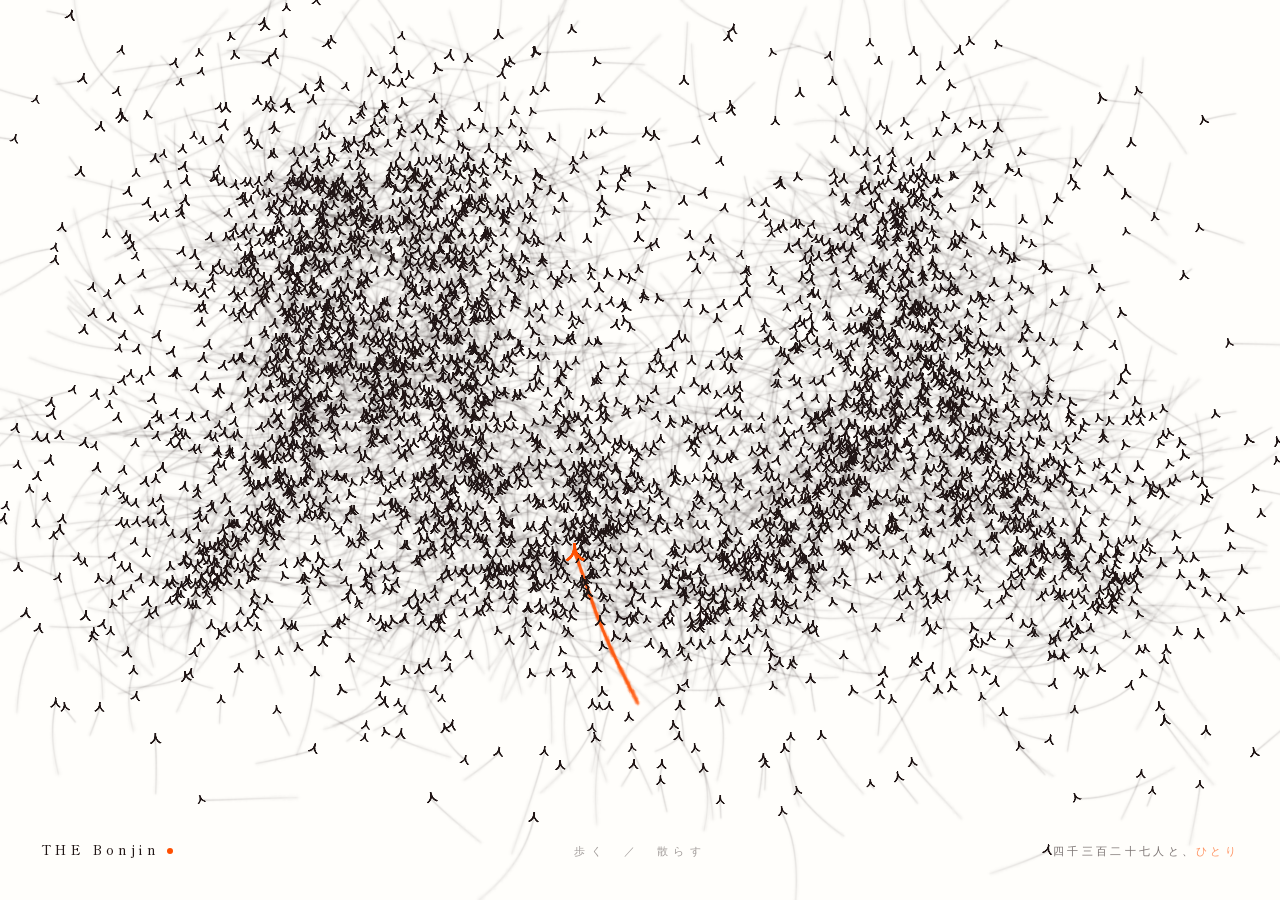
<file: art/03-ashiato/index.html>
<!doctype html>
<html lang="ja">
<head>
<meta charset="utf-8">
<meta name="viewport" content="width=device-width,initial-scale=1,viewport-fit=cover">
<title>足跡 — THE Bonjin</title>
<link rel="icon" type="image/png" sizes="32x32" href="../../assets/favicon-32.png">
<link rel="apple-touch-icon" href="../../assets/apple-touch-icon.png">
<link rel="preconnect" href="https://fonts.googleapis.com">
<link rel="preconnect" href="https://fonts.gstatic.com" crossorigin>
<link href="https://fonts.googleapis.com/css2?family=Shippori+Mincho+B1:wght@400;500;800&display=swap" rel="stylesheet">
<style>
  :root { --paper:#FFFEFB; --sumi:#201515; --dai:#FF4F00; }
  * { box-sizing:border-box; margin:0; padding:0; }
  html,body { height:100%; background:var(--paper); overflow:hidden; }
  body { color:var(--sumi); font-family:"Shippori Mincho B1","Noto Serif CJK JP","Noto Serif JP","Yu Mincho",serif;
    -webkit-font-smoothing:antialiased; cursor:default; touch-action:none; user-select:none; -webkit-user-select:none; }
  canvas#c { position:fixed; inset:0; width:100%; height:100%; display:block; }
  .ui { position:fixed; pointer-events:none; opacity:0; transition:opacity 3s ease 1.2s; mix-blend-mode:multiply; }
  body.on .ui { opacity:1; }
  .mark { left:clamp(20px,3.2vw,48px); bottom:clamp(20px,3.2vw,44px); font-size:13px; letter-spacing:.34em; font-weight:500; }
  .mark i { display:inline-block; width:6px; height:6px; border-radius:50%; background:var(--dai); margin-left:.5em; transform:translateY(-1px); }
  .count { right:clamp(20px,3.2vw,48px); bottom:clamp(20px,3.2vw,44px); font-size:11px; letter-spacing:.3em; text-align:right; white-space:nowrap; }
  body.on .count { opacity:.6; }
  .count em { font-style:normal; color:var(--dai); }
  .hint { left:50%; bottom:clamp(20px,3.2vw,44px); transform:translateX(-50%); font-size:11px; letter-spacing:.5em; white-space:nowrap; }
  body.on .hint { opacity:.42; }
  body.touched .hint { opacity:0; transition:opacity 2s ease; }
  .say { position:fixed; top:clamp(28px,9vh,96px); right:clamp(24px,5.2vw,84px); writing-mode:vertical-rl; pointer-events:none;
    font-size:clamp(13px,1.15vw,17px); letter-spacing:.42em; line-height:2.6; height:76vh; mix-blend-mode:multiply; }
  .say span { display:inline-block; opacity:0; filter:blur(8px); transition:opacity 1.6s ease, filter 1.8s ease; }
  .say span.in { opacity:.92; filter:blur(0); }
  .say span.out { opacity:0; filter:blur(10px); transition-duration:1.4s,1.4s; }
  .say em { font-style:normal; color:var(--dai); }
  @media (max-aspect-ratio: 4/5) { .say { font-size:12px; right:14px; top:18px; height:60vh; line-height:2.2; } .hint{ display:none; } }
  .nogl { position:fixed; inset:0; display:none; align-items:center; justify-content:center; font-size:14vw; font-weight:800; }
</style>
</head>
<body>
<canvas id="c"></canvas>
<div class="nogl" id="nogl">凡人</div>
<div class="say" id="say" aria-live="polite"></div>
<div class="ui mark">THE Bonjin<i></i></div>
<div class="ui hint">歩く　／　散らす</div>
<div class="ui count" id="count"></div>

<script>
(() => {
'use strict';
/* 足跡 — 凡人 is not written. It is stood.
   Thousands of small 人 walk across the paper and, for a while, stand together as a word.
   The paper keeps every step anyone has taken. One of them is orange, and walks where you are. */
const canvas = document.getElementById('c');
const gl = canvas.getContext('webgl2', { alpha:false, antialias:false, depth:false, stencil:false, powerPreference:'high-performance' });
if (!gl || !gl.getExtension('EXT_color_buffer_float')) { document.getElementById('nogl').style.display = 'flex'; return; }
gl.getExtension('OES_texture_float_linear');

const WORDS = ['凡人','途中'];
const SAY = ['人は結果ではなく、<em>途中</em>に救われる。', 'だから、<em>途中</em>を消さない社会を作る。'];
const FONT = '"Shippori Mincho B1","Noto Serif CJK JP","Noto Serif JP",serif';

/* ───────────────────────── shaders ───────────────────────── */
const VS = `#version 300 es
layout(location=0) in vec2 p; out vec2 vUv; void main(){ vUv = p*.5+.5; gl_Position = vec4(p,0.,1.); }`;
const NOISE = `
float h21(vec2 p){ p = fract(p*vec2(123.34, 456.21)); p += dot(p, p+45.32); return fract(p.x*p.y); }
float vn(vec2 p){ vec2 i = floor(p), f = fract(p); f = f*f*(3.-2.*f);
  return mix(mix(h21(i), h21(i+vec2(1,0)), f.x), mix(h21(i+vec2(0,1)), h21(i+vec2(1,1)), f.x), f.y); }
float fib(vec2 p){ return .55*vn(p*vec2(.9,.22)) + .3*vn(p*vec2(.3,1.1)+7.) + .15*vn(p*2.3); }
`;
// the paper: keeps what it is given, lets it bleed a little along its fibres, and lets go very slowly
const FS_PAPER = `#version 300 es
precision highp float; precision highp sampler2D; in vec2 vUv; out vec4 o;
uniform sampler2D uQ; uniform vec2 px; uniform float bleed, keepS, keepO;` + NOISE + `
void main(){
  vec4 c = texture(uQ, vUv);
  float f = fib(vUv/px*.5);
  vec2 d = px*(1. + 1.4*f);
  vec4 n = texture(uQ, vUv+vec2(d.x,0.)) + texture(uQ, vUv-vec2(d.x,0.)) + texture(uQ, vUv+vec2(0.,d.y)) + texture(uQ, vUv-vec2(0.,d.y));
  vec4 r = mix(c, n*.25, bleed*(.35+1.3*f));
  o = vec4(r.r*keepS, r.g*keepO, 0., 1.);
}`;
const VS_STEP = `#version 300 es
precision highp float;
layout(location=0) in vec4 a; layout(location=1) in vec4 b; layout(location=2) in vec2 st;   // x,y,size,lean | flip,kind,ink,bob | last step
uniform vec2 res; uniform float dpr, back; out vec2 vInk;
void main(){ vec2 p = (a.xy - st*back)/res*2.-1.; gl_Position = vec4(p.x, -p.y, 0., 1.);
  gl_PointSize = (b.y > .5 ? 5. : 4.2)*dpr; vInk = (b.y > .5 ? vec2(0., b.z) : vec2(b.z, 0.))*.125; }`;
const FS_STEP = `#version 300 es
precision highp float; in vec2 vInk; out vec4 o;
void main(){ vec2 d = (gl_PointCoord-.5)*4.; float g = exp(-dot(d,d)); o = vec4(vInk*g, 0., 1.); }`;
const FS_SHOW = `#version 300 es
precision highp float; precision highp sampler2D; in vec2 vUv; out vec4 o;
uniform sampler2D uQ; uniform vec2 px;` + NOISE + `
const vec3 PAPER = vec3(1., .99608, .98431), SUMI = vec3(.12549,.08235,.08235), DAI = vec3(1.,.30980,0.);
void main(){
  vec4 d = texture(uQ, vUv), m = textureLod(uQ, vUv, 3.);
  float f = fib(vUv/px*.5);
  // wash: pale in the belly, a touch darker where it stopped spreading
  float edge = clamp((d.r - m.r)*1.2, -.15, .5);
  float w = 1.-exp(-(d.r*(.75+.5*f) + edge*d.r)*.55);
  w = min(w, .62)*.74;
  float og = smoothstep(.02, .5, 1.-exp(-d.g*(.7+.6*f)*1.1));
  vec3 c = mix(PAPER, SUMI, w);
  c = mix(c, DAI, og*.92);
  o = vec4(c, 1.);
}`;
const VS_MAN = `#version 300 es
precision highp float;
layout(location=0) in vec2 q; layout(location=1) in vec4 a; layout(location=2) in vec4 b;
uniform vec2 res; out vec2 vT; out float vK;
void main(){ float s = a.z; vec2 c = q; c.x *= b.x; float cs = cos(a.w), sn = sin(a.w);
  vec2 off = vec2(c.x*cs - (c.y+.42)*sn, c.x*sn + (c.y+.42)*cs) - vec2(0., .42);   // lean pivots at the feet
  vec2 p = (a.xy + off*s - vec2(0., b.w*s))/res*2.-1.; gl_Position = vec4(p.x, -p.y, 0., 1.);
  vT = q + .5; vK = b.y; }`;
const FS_MAN = `#version 300 es
precision highp float; in vec2 vT; in float vK; uniform sampler2D uG; out vec4 o;
const vec3 SUMI = vec3(.12549,.08235,.08235), DAI = vec3(1.,.30980,0.);
void main(){ float al = texture(uG, vT).r; al = smoothstep(.08, .62, al); o = vec4(mix(SUMI, DAI, step(.5, vK)), al); }`;
function sh(type, src){ const s = gl.createShader(type); gl.shaderSource(s, src); gl.compileShader(s);
  if(!gl.getShaderParameter(s, gl.COMPILE_STATUS)) console.error(gl.getShaderInfoLog(s)); return s; }
function prog(v, f){ const pr = gl.createProgram(); gl.attachShader(pr, sh(gl.VERTEX_SHADER, v)); gl.attachShader(pr, sh(gl.FRAGMENT_SHADER, f)); gl.linkProgram(pr);
  if(!gl.getProgramParameter(pr, gl.LINK_STATUS)) console.error(gl.getProgramInfoLog(pr));
  const u = {}; const n = gl.getProgramParameter(pr, gl.ACTIVE_UNIFORMS);
  for(let i=0;i<n;i++){ const inf = gl.getActiveUniform(pr,i); u[inf.name] = gl.getUniformLocation(pr, inf.name); } return { pr, u }; }
const pPaper = prog(VS, FS_PAPER), pStep = prog(VS_STEP, FS_STEP), pShow = prog(VS, FS_SHOW), pMan = prog(VS_MAN, FS_MAN);

const triVao = gl.createVertexArray(); gl.bindVertexArray(triVao); { const b = gl.createBuffer(); gl.bindBuffer(gl.ARRAY_BUFFER, b);
  gl.bufferData(gl.ARRAY_BUFFER, new Float32Array([-1,-1, 3,-1, -1,3]), gl.STATIC_DRAW); gl.enableVertexAttribArray(0); gl.vertexAttribPointer(0, 2, gl.FLOAT, false, 0, 0); }
const instBuf = gl.createBuffer();
const stepVao = gl.createVertexArray(); gl.bindVertexArray(stepVao); gl.bindBuffer(gl.ARRAY_BUFFER, instBuf);
gl.enableVertexAttribArray(0); gl.vertexAttribPointer(0, 4, gl.FLOAT, false, 40, 0); gl.enableVertexAttribArray(1); gl.vertexAttribPointer(1, 4, gl.FLOAT, false, 40, 16);
gl.enableVertexAttribArray(2); gl.vertexAttribPointer(2, 2, gl.FLOAT, false, 40, 32);
const manVao = gl.createVertexArray(); gl.bindVertexArray(manVao); { const b = gl.createBuffer(); gl.bindBuffer(gl.ARRAY_BUFFER, b);
  gl.bufferData(gl.ARRAY_BUFFER, new Float32Array([-.5,-.5, .5,-.5, -.5,.5, .5,.5]), gl.STATIC_DRAW); gl.enableVertexAttribArray(0); gl.vertexAttribPointer(0, 2, gl.FLOAT, false, 0, 0); }
gl.bindBuffer(gl.ARRAY_BUFFER, instBuf);
gl.enableVertexAttribArray(1); gl.vertexAttribPointer(1, 4, gl.FLOAT, false, 40, 0); gl.vertexAttribDivisor(1, 1);
gl.enableVertexAttribArray(2); gl.vertexAttribPointer(2, 4, gl.FLOAT, false, 40, 16); gl.vertexAttribDivisor(2, 1);
gl.bindVertexArray(null);

// the one glyph everyone is
const manTex = gl.createTexture();
function drawMan(){ const S = 128, cv = document.createElement('canvas'); cv.width = cv.height = S; const g = cv.getContext('2d');
  g.fillStyle = '#000'; g.fillRect(0,0,S,S); g.fillStyle = '#fff'; g.textAlign = 'center'; g.textBaseline = 'middle'; g.font = `800 ${S*.9}px ${FONT}`;
  g.fillText('人', S/2, S/2 + S*.02);
  gl.bindTexture(gl.TEXTURE_2D, manTex); gl.texImage2D(gl.TEXTURE_2D, 0, gl.R8, gl.RED, gl.UNSIGNED_BYTE, cv); gl.generateMipmap(gl.TEXTURE_2D);
  gl.texParameteri(gl.TEXTURE_2D, gl.TEXTURE_MIN_FILTER, gl.LINEAR_MIPMAP_LINEAR); gl.texParameteri(gl.TEXTURE_2D, gl.TEXTURE_MAG_FILTER, gl.LINEAR);
  gl.texParameteri(gl.TEXTURE_2D, gl.TEXTURE_WRAP_S, gl.CLAMP_TO_EDGE); gl.texParameteri(gl.TEXTURE_2D, gl.TEXTURE_WRAP_T, gl.CLAMP_TO_EDGE); }

/* ───────────────────────── paper ───────────────────────── */
let W=0, H=0, dpr=1, paper=null, unit=500;
function mkFbo(w,h){ const tex = gl.createTexture(); gl.bindTexture(gl.TEXTURE_2D, tex);
  gl.texImage2D(gl.TEXTURE_2D, 0, gl.RGBA16F, w, h, 0, gl.RGBA, gl.HALF_FLOAT, null); gl.generateMipmap(gl.TEXTURE_2D);
  gl.texParameteri(gl.TEXTURE_2D, gl.TEXTURE_MIN_FILTER, gl.LINEAR_MIPMAP_LINEAR); gl.texParameteri(gl.TEXTURE_2D, gl.TEXTURE_MAG_FILTER, gl.LINEAR);
  gl.texParameteri(gl.TEXTURE_2D, gl.TEXTURE_WRAP_S, gl.CLAMP_TO_EDGE); gl.texParameteri(gl.TEXTURE_2D, gl.TEXTURE_WRAP_T, gl.CLAMP_TO_EDGE);
  const fb = gl.createFramebuffer(); gl.bindFramebuffer(gl.FRAMEBUFFER, fb); gl.framebufferTexture2D(gl.FRAMEBUFFER, gl.COLOR_ATTACHMENT0, gl.TEXTURE_2D, tex, 0);
  gl.clearColor(0,0,0,1); gl.clear(gl.COLOR_BUFFER_BIT); return { tex, fb }; }

/* ───────────────────────── people ───────────────────────── */
let N = 0, px, py, vx, vy, tx, ty, spd, siz, ph, flip, wait, stun, seed, slots = [], inst, wordI = 0;
function slotsFor(word, spacing){
  const cv = document.createElement('canvas'); cv.width = W; cv.height = H; const g = cv.getContext('2d', { willReadFrequently:true });
  g.fillStyle = '#000'; g.fillRect(0,0,W,H); g.fillStyle = '#fff'; g.textAlign = 'center'; g.textBaseline = 'middle';
  const portrait = W/H < .9, chars = [...word], fs = portrait ? Math.min(W*.66, H*.36) : Math.min(H*.56, W*.37);
  g.font = `800 ${fs}px ${FONT}`; const cx = W/2, cy = H*.485;
  chars.forEach((ch,i) => { const k = i-(chars.length-1)/2; if(portrait) g.fillText(ch, cx, cy + k*fs*1.04); else g.fillText(ch, cx + k*fs*1.1, cy); });
  const d = g.getImageData(0,0,W,H).data, out = [];
  for(let y = spacing/2; y < H; y += spacing) for(let x = spacing/2 + ((Math.round(y/spacing)%2) ? spacing/2 : 0); x < W; x += spacing){
    const jx = x + (Math.random()-.5)*spacing*.7, jy = y + (Math.random()-.5)*spacing*.7;
    const ix = Math.max(0, Math.min(W-1, jx|0)), iy = Math.max(0, Math.min(H-1, jy|0));
    if(d[(iy*W+ix)*4] > 127) out.push([jx, jy]); }
  for(let i=out.length-1;i>0;i--){ const j = (Math.random()*(i+1))|0; const t = out[i]; out[i] = out[j]; out[j] = t; }
  return out;
}
// pair people with places so that nobody has to cross the whole paper: strips by x, then by y
function assign(sl){
  const idx = new Array(N); for(let i=0;i<N;i++) idx[i] = i;
  const K = Math.max(1, Math.round(Math.sqrt(N/3)));
  const ord = (xs, ys) => { const a = idx.slice().sort((i,j) => xs(i)-xs(j)), out = [];
    for(let k=0;k<K;k++){ const part = a.slice(Math.floor(k*N/K), Math.floor((k+1)*N/K)).sort((i,j) => ys(i)-ys(j)); out.push(...part); } return out; };
  const pa = ord(i => px[i], i => py[i]), sa = ord(i => sl[i][0], i => sl[i][1]);
  for(let k=0;k<N;k++){ const i = pa[k], s = sl[sa[k]]; tx[i] = s[0]; ty[i] = s[1]; }
}
function populate(){
  const spacing = Math.max(5.2, unit/500*5.7*Math.max(1, Math.sqrt(dpr)*.8))*1;
  slots = WORDS.map(w => slotsFor(w, spacing));
  N = Math.min(slots[0].length, slots[1].length, 9000);
  const F = n => new Float32Array(n);
  px = F(N); py = F(N); vx = F(N); vy = F(N); tx = F(N); ty = F(N); spd = F(N); siz = F(N); ph = F(N); flip = F(N); wait = F(N); stun = F(N); seed = F(N);
  inst = new Float32Array(N*10);
  gl.bindBuffer(gl.ARRAY_BUFFER, instBuf); gl.bufferData(gl.ARRAY_BUFFER, inst.byteLength, gl.DYNAMIC_DRAW);
  const sl = slots[0], g = () => (Math.random()+Math.random()+Math.random()-1.5)*1.15;
  for(let i=0;i<N;i++){ seed[i] = Math.random(); tx[i] = sl[i][0]; ty[i] = sl[i][1];
    // everybody is already on their way when the page opens
    const far = .25 + .75*Math.pow(Math.random(), .7); px[i] = tx[i] + g()*unit*.62*far; py[i] = ty[i] + g()*unit*.5*far;
    spd[i] = (.5 + .7*Math.random())*unit*.3; siz[i] = spacing*(1.75 + .55*Math.random()); flip[i] = Math.random()<.5 ? 1 : -1; ph[i] = Math.random()*2; wait[i] = Math.pow(Math.random(), 2)*.9; }
  siz[0] = spacing*3.9; spd[0] = unit*.62;
  wordI = 0; countEl.innerHTML = `${kan(N-1)}人と、<em>ひとり</em>`;
}
function resize(){
  dpr = Math.min(window.devicePixelRatio||1, 2);
  W = Math.max(2, Math.round(innerWidth*dpr)); H = Math.max(2, Math.round(innerHeight*dpr)); canvas.width = W; canvas.height = H;
  unit = W/H < .9 ? Math.min(W*.66, H*.36) : Math.min(H*.56, W*.37);
  if(paper){ paper.forEach(p => { gl.deleteTexture(p.tex); gl.deleteFramebuffer(p.fb); }); }
  paper = [mkFbo(W,H), mkFbo(W,H)];
  populate();
}
function goTo(i){ wordI = i; assign(slots[i]); for(let k=0;k<N;k++) wait[k] = Math.pow(seed[k], 1.6)*2.6; }

/* ───────────────────────── the hand ───────────────────────── */
const hand = { x:0, y:0, t:-99, has:false };
const shocks = [];
function shock(x, y, power=1){ const R = unit*.62*power;
  for(let i=0;i<N;i++){ const dx = px[i]-x, dy = py[i]-y, r = Math.hypot(dx,dy); if(r > R) continue;
    const k = Math.pow(1-r/R, 1.5)*(.45+1.1*Math.random())*unit*3.4*power, a = Math.atan2(dy,dx) + (Math.random()-.5)*.5;
    vx[i] += Math.cos(a)*k; vy[i] += Math.sin(a)*k; stun[i] = .35 + Math.random()*1.1 + .8*(1-r/R); } }
addEventListener('pointermove', e => { hand.x = e.clientX*dpr; hand.y = e.clientY*dpr; hand.t = time; hand.has = true; }, { passive:true });
addEventListener('pointerdown', e => { hand.x = e.clientX*dpr; hand.y = e.clientY*dpr; hand.t = time; hand.has = true;
  document.body.classList.add('touched'); shock(hand.x, hand.y); }, { passive:true });
addEventListener('pointerleave', () => { hand.t = -99; });

/* ───────────────────────── words ───────────────────────── */
const sayEl = document.getElementById('say'), countEl = document.getElementById('count');
const KAN = ['〇','一','二','三','四','五','六','七','八','九'];
function kan(n){ if(n === 0) return KAN[0]; let s = ''; const u = [[1000,'千'],[100,'百'],[10,'十']];
  for(const [v,c] of u){ const d = Math.floor(n/v); if(d){ s += (d>1 ? KAN[d] : '') + c; n -= d*v; } } return s + (n ? KAN[n] : ''); }
let sayTimers = [];
function say(i){ sayTimers.forEach(clearTimeout); sayTimers = []; sayEl.innerHTML = '';
  const tmp = document.createElement('div'); tmp.innerHTML = SAY[i]; let k = 0;
  const walk = (node, parent) => node.childNodes.forEach(c => {
    if(c.nodeType===3) [...c.textContent].forEach(ch => { const s = document.createElement('span'); s.textContent = ch; parent.appendChild(s);
      sayTimers.push(setTimeout(() => s.classList.add('in'), 130*k++ + Math.random()*80)); });
    else { const em = document.createElement('em'); parent.appendChild(em); walk(c, em); } });
  walk(tmp, sayEl);
}
function unsay(){ sayEl.querySelectorAll('span').forEach(s => setTimeout(() => s.classList.add('out'), Math.random()*600)); }

/* ───────────────────────── time ───────────────────────── */
const STAY = 12, FIRST = 10.5;        // seconds from one setting-out to the next
let time = 0, T = 0, nextGo = FIRST, said = -1;
function choreo(dt){
  T += dt;
  if(said !== wordI && T > nextGo - STAY + (wordI === 0 && nextGo === FIRST ? 3.4 : 5.2)){ said = wordI; say(wordI); }
  if(T > nextGo - 1.2 && said === wordI + 10){ }
  if(T > nextGo){ unsay(); goTo(1-wordI); nextGo += STAY; }
}
function walkAll(dt){
  const t = time, orangeLed = hand.has && (t - hand.t) < 5;
  const ox = px[0], oy = py[0], personal = unit*.04;
  for(let i=0;i<N;i++){
    if(wait[i] > 0){ wait[i] -= dt; }
    let gx = tx[i], gy = ty[i], sp = spd[i];
    if(i === 0 && orangeLed){ gx = hand.x; gy = hand.y; }
    let dx = gx-px[i], dy = gy-py[i]; const dist = Math.hypot(dx,dy) + 1e-6; dx /= dist; dy /= dist;
    let dvx = 0, dvy = 0;
    if(wait[i] <= 0 || i === 0){
      // nobody walks straight: the way bends, and bends less as the place comes near
      const far = Math.min(1, dist/(unit*.22));
      const a = (Math.sin(px[i]*.0061/dpr + t*.21 + seed[i]*6.) + Math.sin(py[i]*.0077/dpr - t*.17 + seed[i]*9.) + .6*Math.sin((px[i]+py[i])*.013/dpr + seed[i]*20.))*.62*far;
      const ca = Math.cos(a), sa = Math.sin(a), wx = dx*ca - dy*sa, wy = dx*sa + dy*ca;
      const v = Math.min(sp, dist*2.6); dvx = wx*v; dvy = wy*v;
    }
    // make room for the orange one
    if(i !== 0){ const rx = px[i]-ox, ry = py[i]-oy, rr = Math.hypot(rx,ry); if(rr < personal){ const k = (1-rr/personal)*unit*.5; dvx += rx/(rr+.01)*k; dvy += ry/(rr+.01)*k; } }
    if(stun[i] > 0){ stun[i] -= dt; const f = Math.exp(-dt*3.1); vx[i] *= f; vy[i] *= f; }
    else { const k = 1-Math.exp(-dt*5.5); vx[i] += (dvx-vx[i])*k; vy[i] += (dvy-vy[i])*k; }
    px[i] += vx[i]*dt; py[i] += vy[i]*dt;
    const s = Math.hypot(vx[i], vy[i]), step = s*dt;
    const before = Math.floor(ph[i]); ph[i] += step/(siz[i]*.42); if(Math.floor(ph[i]) !== before) flip[i] = -flip[i];
    const walking = Math.min(1, s/(unit*.03));
    const o = i*10; inst[o] = px[i]; inst[o+1] = py[i]; inst[o+2] = siz[i]; inst[o+3] = Math.max(-.5, Math.min(.5, vx[i]/(unit*.9)));
    inst[o+4] = flip[i]; inst[o+5] = i === 0 ? 1 : 0;
    // ink left behind: a little for standing, more for every step taken
    inst[o+6] = i === 0 ? Math.min(step, 14*dpr)*.5/dpr + dt*.1 : (Math.min(step, 16*dpr)*.16/dpr + dt*.035);
    inst[o+8] = vx[i]*dt; inst[o+9] = vy[i]*dt;
    inst[o+7] = Math.abs(Math.sin(ph[i]*Math.PI))*.07*walking;
  }
}

/* ───────────────────────── frame ───────────────────────── */
let last = 0;
function frame(now){
  requestAnimationFrame(frame);
  if(!last){ last = now; return; }
  const dt = Math.min((now-last)/1000, 1/20); last = now; time += dt;
  choreo(dt); walkAll(dt);
  gl.bindBuffer(gl.ARRAY_BUFFER, instBuf); gl.bufferSubData(gl.ARRAY_BUFFER, 0, inst);
  // paper remembers
  gl.viewport(0,0,W,H); gl.bindFramebuffer(gl.FRAMEBUFFER, paper[1].fb);
  gl.useProgram(pPaper.pr); gl.activeTexture(gl.TEXTURE0); gl.bindTexture(gl.TEXTURE_2D, paper[0].tex); gl.uniform1i(pPaper.u.uQ, 0);
  gl.uniform2f(pPaper.u.px, 1/W, 1/H); gl.uniform1f(pPaper.u.bleed, 1-Math.exp(-dt*1.8*dpr)); gl.uniform1f(pPaper.u.keepS, Math.exp(-dt/15)); gl.uniform1f(pPaper.u.keepO, Math.exp(-dt/60));
  gl.bindVertexArray(triVao); gl.drawArrays(gl.TRIANGLES, 0, 3);
  gl.enable(gl.BLEND); gl.blendFunc(gl.ONE, gl.ONE);
  gl.useProgram(pStep.pr); gl.uniform2f(pStep.u.res, W, H); gl.uniform1f(pStep.u.dpr, dpr);
  gl.bindVertexArray(stepVao); for(let k=0;k<8;k++){ gl.uniform1f(pStep.u.back, k/8); gl.drawArrays(gl.POINTS, 0, N); }
  paper.reverse();
  // show
  gl.bindFramebuffer(gl.FRAMEBUFFER, null); gl.disable(gl.BLEND);
  gl.useProgram(pShow.pr); gl.bindTexture(gl.TEXTURE_2D, paper[0].tex); gl.generateMipmap(gl.TEXTURE_2D); gl.uniform1i(pShow.u.uQ, 0); gl.uniform2f(pShow.u.px, 1/W, 1/H);
  gl.bindVertexArray(triVao); gl.drawArrays(gl.TRIANGLES, 0, 3);
  gl.enable(gl.BLEND); gl.blendFunc(gl.SRC_ALPHA, gl.ONE_MINUS_SRC_ALPHA);
  gl.useProgram(pMan.pr); gl.uniform2f(pMan.u.res, W, H); gl.bindTexture(gl.TEXTURE_2D, manTex); gl.uniform1i(pMan.u.uG, 0);
  gl.bindVertexArray(manVao); gl.drawArraysInstanced(gl.TRIANGLE_STRIP, 0, 4, N-1 > 0 ? N : 0);
  // the orange one is drawn again, above everyone
  gl.bindBuffer(gl.ARRAY_BUFFER, instBuf); gl.drawArraysInstanced(gl.TRIANGLE_STRIP, 0, 4, 1);
  gl.disable(gl.BLEND);
}
addEventListener('resize', () => { clearTimeout(resize.t); resize.t = setTimeout(() => { resize(); T = 0; nextGo = FIRST; said = -1; }, 150); });
window.__art = { get T(){return T;}, get N(){return N;}, shock, hand, get o(){ return [px[0],py[0]]; } };

const boot = () => { drawMan(); resize(); document.body.classList.add('on'); requestAnimationFrame(frame); };
const fontReady = document.fonts && document.fonts.load ? Promise.race([
  document.fonts.load(`800 120px "Shippori Mincho B1"`, WORDS.join('')), new Promise(r => setTimeout(r, 2500)) ]) : Promise.resolve();
fontReady.then(boot, boot);
})();
</script>
</body>
</html>
</file>
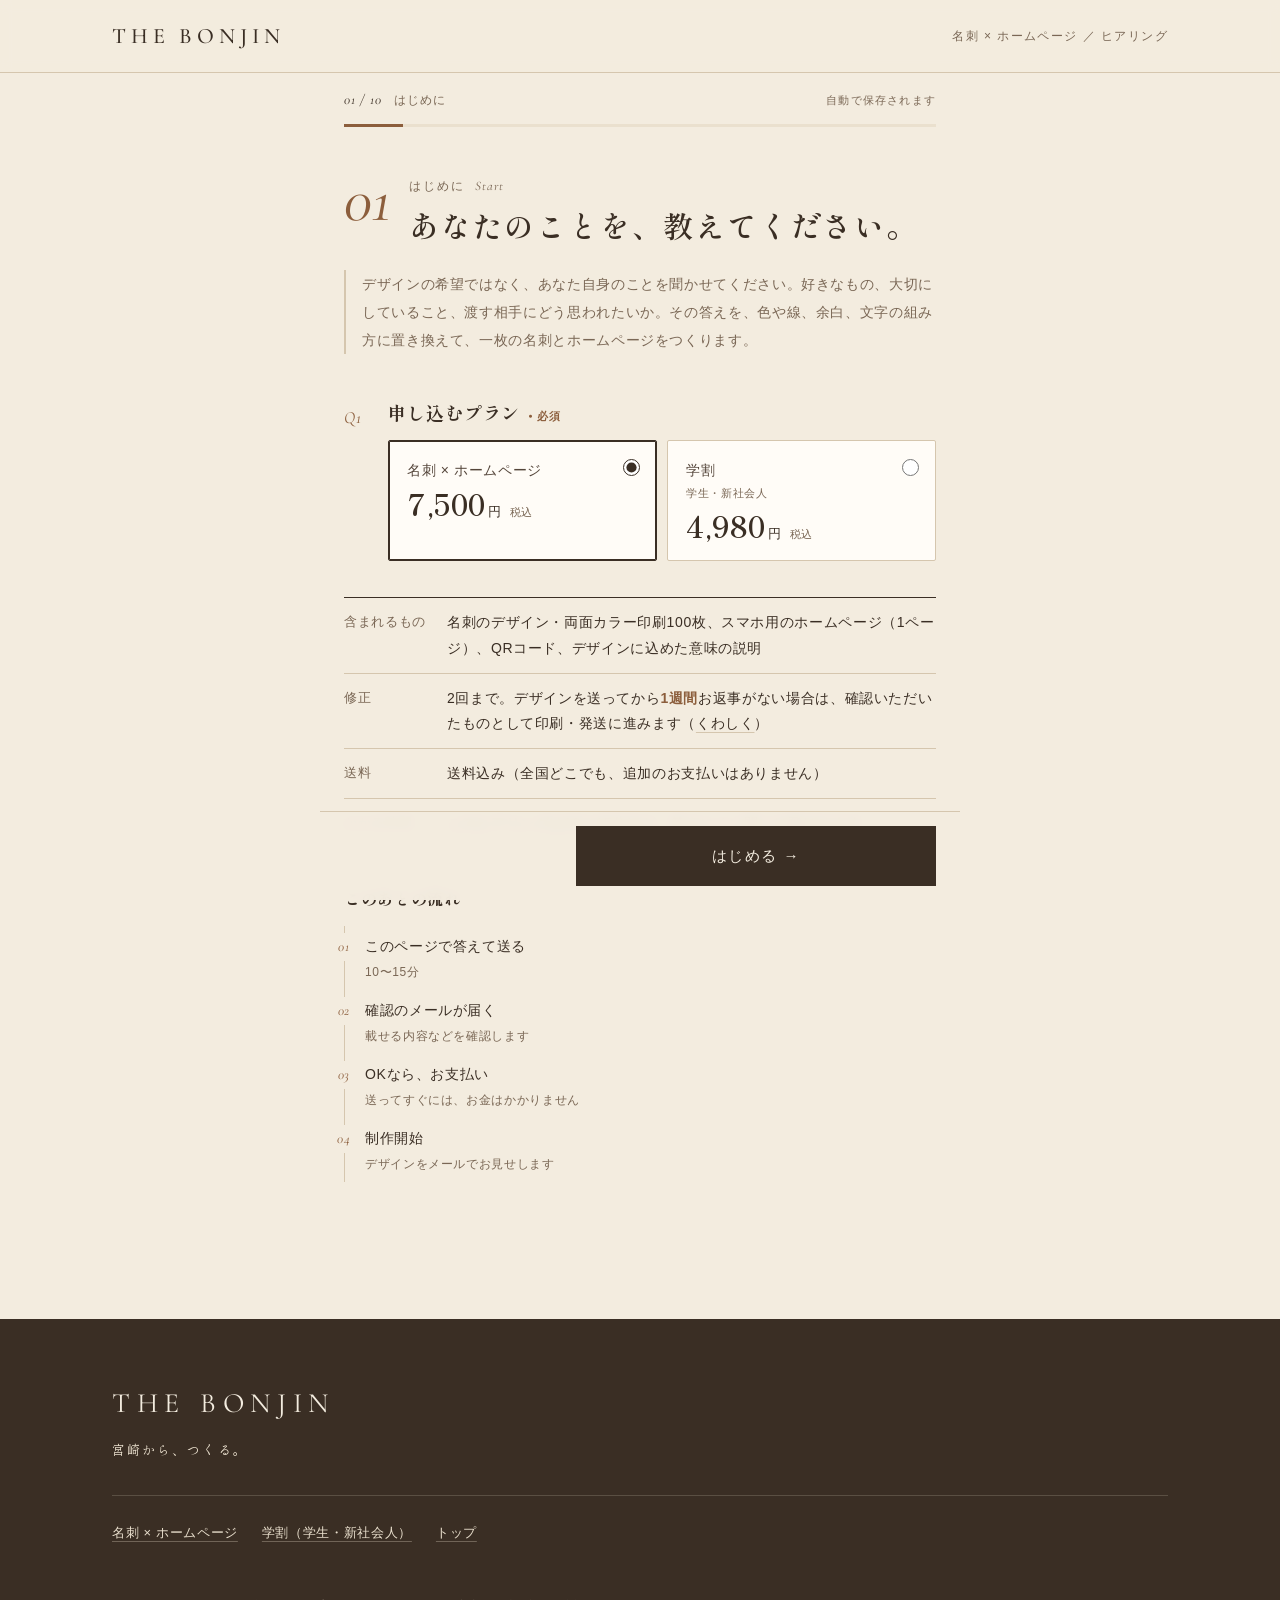
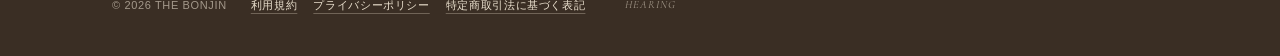
<file: hearing.html>
<!DOCTYPE html>
<html lang="ja">
<head>
<meta charset="UTF-8">
<meta name="viewport" content="width=device-width, initial-scale=1.0">
<title>ヒアリング（名刺 × ホームページの申し込み） — THE BONJIN</title>
<meta name="description" content="THE BONJIN の名刺 × ホームページの申し込みページです。あなた自身について、10〜15分ほど答えてください。">
<meta name="robots" content="noindex">
<link rel="icon" type="image/png" sizes="32x32" href="assets/favicon-32.png">
<link rel="apple-touch-icon" href="assets/apple-touch-icon.png">
<link rel="preconnect" href="https://fonts.googleapis.com">
<link rel="preconnect" href="https://fonts.gstatic.com" crossorigin>
<link href="https://fonts.googleapis.com/css2?family=Cormorant+Garamond:ital,wght@0,500;1,400;1,500&family=Shippori+Mincho:wght@500;600;700&family=Zen+Kaku+Gothic+New:wght@400;500;700&display=swap" rel="stylesheet">
<link rel="stylesheet" href="style.css">
</head>
<body class="hr">

<header class="site-head scrolled">
  <div class="wrap head-in">
    <a class="logo" href="index.html">THE BONJIN</a>
    <p class="hr-head-note">名刺 × ホームページ ／ ヒアリング</p>
  </div>
</header>

<main class="hr-main">
  <div class="hr-wrap">
    <div class="hr-progress">
      <p class="hr-progress-txt" aria-hidden="true"><span class="en" id="hr-count">01 / 10</span><span id="hr-stepname"></span><span class="hr-saved" id="hr-saved" aria-live="polite">自動で保存されます</span></p>
      <div class="hr-bar" aria-hidden="true"><span id="hr-bar"></span></div>
    </div>

    <p class="hr-resume" id="hr-resume" hidden>前回の続きから表示しています。<button type="button" id="hr-reset">最初からやり直す</button></p>

    <form id="hr-form" novalidate>
      <div id="hr-steps"></div>
      <input type="text" name="_honey" class="lp-form-hp" tabindex="-1" autocomplete="off" aria-hidden="true">
      <div class="hr-nav" id="hr-nav">
        <button type="button" class="hr-back" id="hr-back">戻る</button>
        <button type="button" class="btn hr-next" id="hr-next">次へ</button>
      </div>
    </form>

    <section class="hr-done" id="hr-done" hidden tabindex="-1">
      <p class="label en">Thank you</p>
      <h1>受け付けました。</h1>
      <p class="hr-done-no">受付番号 <b id="hr-done-no"></b></p>
      <p>ご回答ありがとうございます。内容を確認して、<span id="hr-done-mail"></span>へ確認のメールをお送りします。</p>
      <ol class="hr-done-flow">
        <li><span class="en">01</span>確認のメールが届きます（載せる内容や、気になった点の確認）</li>
        <li><span class="en">02</span>メールに返信して、内容をOKにしてください</li>
        <li><span class="en">03</span>お支払い（ご案内はメールでお送りします）</li>
        <li><span class="en">04</span>制作開始。デザインができたら、メールでお見せします（修正は2回まで。1週間お返事がない場合は、確認いただいたものとして印刷・発送に進みます）</li>
      </ol>
      <p class="hr-done-note">ロゴや写真など、送りたい素材があれば、確認のメールへの返信に付けてください。</p>
      <p><a href="index.html">トップへ戻る</a></p>
    </section>
  </div>
</main>

<footer class="site-foot lp-foot">
  <div class="wrap">
    <p class="f-logo">THE BONJIN</p>
    <p class="f-tag">宮崎から、つくる。</p>
    <ul class="lp-foot-links">
      <li><a href="web.html">名刺 × ホームページ</a></li>
      <li><a href="student.html">学割（学生・新社会人）</a></li>
      <li><a href="index.html">トップ</a></li>
    </ul>
    <div class="colophon"><span>© 2026 THE BONJIN</span><span class="f-legal"><a href="terms.html">利用規約</a><a href="privacy.html">プライバシーポリシー</a><a href="tokushoho.html">特定商取引法に基づく表記</a></span><span class="mono">HEARING</span></div>
  </div>
</footer>
<script src="hearing.js"></script>
</body>
</html>
</file>
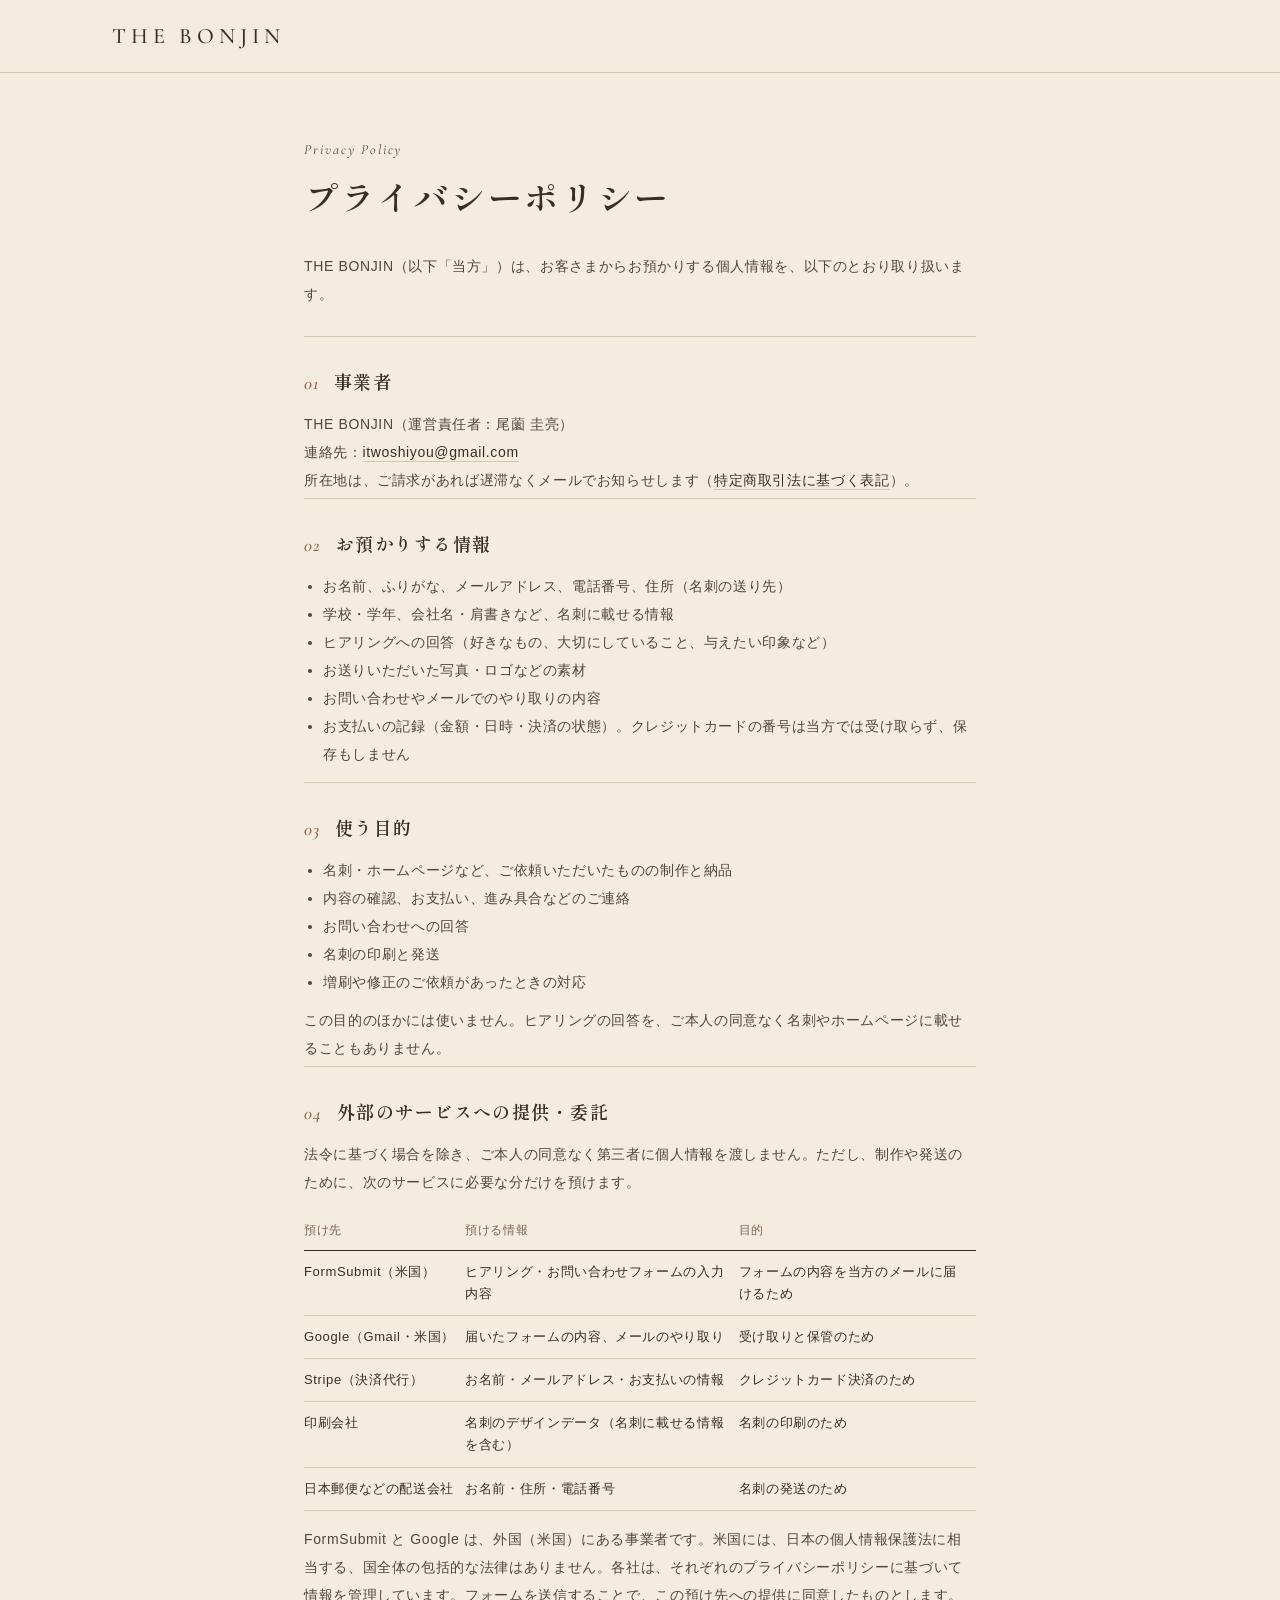
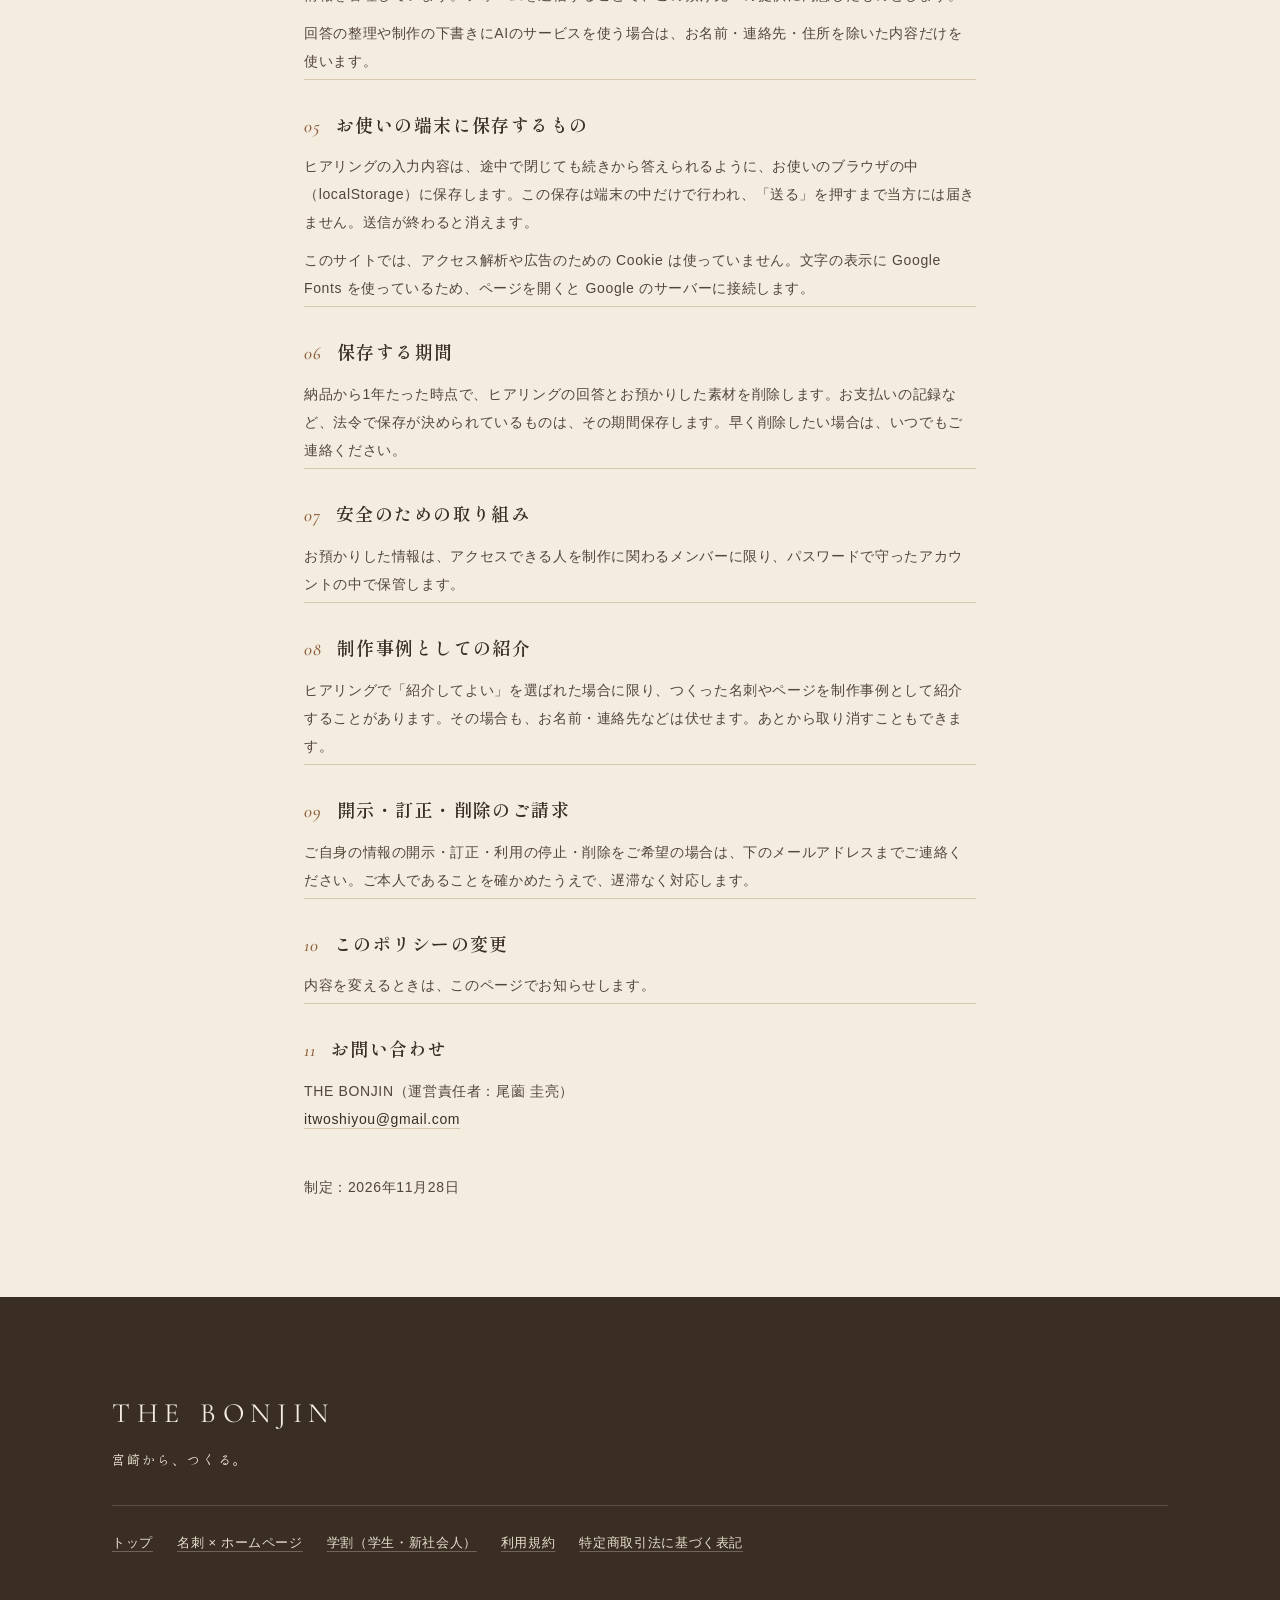
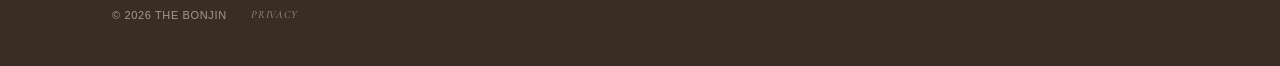
<file: privacy.html>
<!DOCTYPE html>
<html lang="ja">
<head>
<meta charset="UTF-8">
<meta name="viewport" content="width=device-width, initial-scale=1.0">
<title>プライバシーポリシー — THE BONJIN</title>
<meta name="description" content="THE BONJIN の個人情報の取り扱いについて。">
<link rel="canonical" href="https://itoshiyou.github.io/thebonjin/privacy.html">
<link rel="icon" type="image/png" sizes="32x32" href="assets/favicon-32.png">
<link rel="apple-touch-icon" href="assets/apple-touch-icon.png">
<link rel="preconnect" href="https://fonts.googleapis.com">
<link rel="preconnect" href="https://fonts.gstatic.com" crossorigin>
<link href="https://fonts.googleapis.com/css2?family=Cormorant+Garamond:ital,wght@0,500;1,400;1,500&family=Shippori+Mincho:wght@500;600;700&family=Zen+Kaku+Gothic+New:wght@400;500;700&display=swap" rel="stylesheet">
<link rel="stylesheet" href="style.css">
</head>
<body class="legal">

<header class="site-head scrolled">
  <div class="wrap head-in">
    <a class="logo" href="index.html">THE BONJIN</a>
  </div>
</header>

<main class="legal-main">
  <article class="legal-doc">
    <p class="label en">Privacy Policy</p>
    <h1>プライバシーポリシー</h1>
    <p class="legal-lead">THE BONJIN（以下「当方」）は、お客さまからお預かりする個人情報を、以下のとおり取り扱います。</p>

    <section>
      <h2><span class="en">01</span>事業者</h2>
      <p>THE BONJIN（運営責任者：尾薗 圭亮）<br>連絡先：<a href="mailto:itwoshiyou@gmail.com">itwoshiyou@gmail.com</a><br>所在地は、ご請求があれば遅滞なくメールでお知らせします（<a href="tokushoho.html">特定商取引法に基づく表記</a>）。</p>
    </section>

    <section>
      <h2><span class="en">02</span>お預かりする情報</h2>
      <ul>
        <li>お名前、ふりがな、メールアドレス、電話番号、住所（名刺の送り先）</li>
        <li>学校・学年、会社名・肩書きなど、名刺に載せる情報</li>
        <li>ヒアリングへの回答（好きなもの、大切にしていること、与えたい印象など）</li>
        <li>お送りいただいた写真・ロゴなどの素材</li>
        <li>お問い合わせやメールでのやり取りの内容</li>
        <li>お支払いの記録（金額・日時・決済の状態）。クレジットカードの番号は当方では受け取らず、保存もしません</li>
      </ul>
    </section>

    <section>
      <h2><span class="en">03</span>使う目的</h2>
      <ul>
        <li>名刺・ホームページなど、ご依頼いただいたものの制作と納品</li>
        <li>内容の確認、お支払い、進み具合などのご連絡</li>
        <li>お問い合わせへの回答</li>
        <li>名刺の印刷と発送</li>
        <li>増刷や修正のご依頼があったときの対応</li>
      </ul>
      <p>この目的のほかには使いません。ヒアリングの回答を、ご本人の同意なく名刺やホームページに載せることもありません。</p>
    </section>

    <section>
      <h2><span class="en">04</span>外部のサービスへの提供・委託</h2>
      <p>法令に基づく場合を除き、ご本人の同意なく第三者に個人情報を渡しません。ただし、制作や発送のために、次のサービスに必要な分だけを預けます。</p>
      <table class="legal-table">
        <thead><tr><th>預け先</th><th>預ける情報</th><th>目的</th></tr></thead>
        <tbody>
          <tr><td>FormSubmit（米国）</td><td>ヒアリング・お問い合わせフォームの入力内容</td><td>フォームの内容を当方のメールに届けるため</td></tr>
          <tr><td>Google（Gmail・米国）</td><td>届いたフォームの内容、メールのやり取り</td><td>受け取りと保管のため</td></tr>
          <tr><td>Stripe（決済代行）</td><td>お名前・メールアドレス・お支払いの情報</td><td>クレジットカード決済のため</td></tr>
          <tr><td>印刷会社</td><td>名刺のデザインデータ（名刺に載せる情報を含む）</td><td>名刺の印刷のため</td></tr>
          <tr><td>日本郵便などの配送会社</td><td>お名前・住所・電話番号</td><td>名刺の発送のため</td></tr>
        </tbody>
      </table>
      <p>FormSubmit と Google は、外国（米国）にある事業者です。米国には、日本の個人情報保護法に相当する、国全体の包括的な法律はありません。各社は、それぞれのプライバシーポリシーに基づいて情報を管理しています。フォームを送信することで、この預け先への提供に同意したものとします。</p>
      <p>回答の整理や制作の下書きにAIのサービスを使う場合は、お名前・連絡先・住所を除いた内容だけを使います。</p>
    </section>

    <section>
      <h2><span class="en">05</span>お使いの端末に保存するもの</h2>
      <p>ヒアリングの入力内容は、途中で閉じても続きから答えられるように、お使いのブラウザの中（localStorage）に保存します。この保存は端末の中だけで行われ、「送る」を押すまで当方には届きません。送信が終わると消えます。</p>
      <p>このサイトでは、アクセス解析や広告のための Cookie は使っていません。文字の表示に Google Fonts を使っているため、ページを開くと Google のサーバーに接続します。</p>
    </section>

    <section>
      <h2><span class="en">06</span>保存する期間</h2>
      <p>納品から1年たった時点で、ヒアリングの回答とお預かりした素材を削除します。お支払いの記録など、法令で保存が決められているものは、その期間保存します。早く削除したい場合は、いつでもご連絡ください。</p>
    </section>

    <section>
      <h2><span class="en">07</span>安全のための取り組み</h2>
      <p>お預かりした情報は、アクセスできる人を制作に関わるメンバーに限り、パスワードで守ったアカウントの中で保管します。</p>
    </section>

    <section>
      <h2><span class="en">08</span>制作事例としての紹介</h2>
      <p>ヒアリングで「紹介してよい」を選ばれた場合に限り、つくった名刺やページを制作事例として紹介することがあります。その場合も、お名前・連絡先などは伏せます。あとから取り消すこともできます。</p>
    </section>

    <section>
      <h2><span class="en">09</span>開示・訂正・削除のご請求</h2>
      <p>ご自身の情報の開示・訂正・利用の停止・削除をご希望の場合は、下のメールアドレスまでご連絡ください。ご本人であることを確かめたうえで、遅滞なく対応します。</p>
    </section>

    <section>
      <h2><span class="en">10</span>このポリシーの変更</h2>
      <p>内容を変えるときは、このページでお知らせします。</p>
    </section>

    <section>
      <h2><span class="en">11</span>お問い合わせ</h2>
      <p>THE BONJIN（運営責任者：尾薗 圭亮）<br><a href="mailto:itwoshiyou@gmail.com">itwoshiyou@gmail.com</a></p>
    </section>

    <p class="legal-date">制定：2026年11月28日</p>
  </article>
</main>

<footer class="site-foot lp-foot">
  <div class="wrap">
    <p class="f-logo">THE BONJIN</p>
    <p class="f-tag">宮崎から、つくる。</p>
    <ul class="lp-foot-links">
      <li><a href="index.html">トップ</a></li>
      <li><a href="web.html">名刺 × ホームページ</a></li>
      <li><a href="student.html">学割（学生・新社会人）</a></li>
      <li><a href="terms.html">利用規約</a></li>
      <li><a href="tokushoho.html">特定商取引法に基づく表記</a></li>
    </ul>
    <div class="colophon"><span>© 2026 THE BONJIN</span><span class="mono">PRIVACY</span></div>
  </div>
</footer>
</body>
</html>
</file>
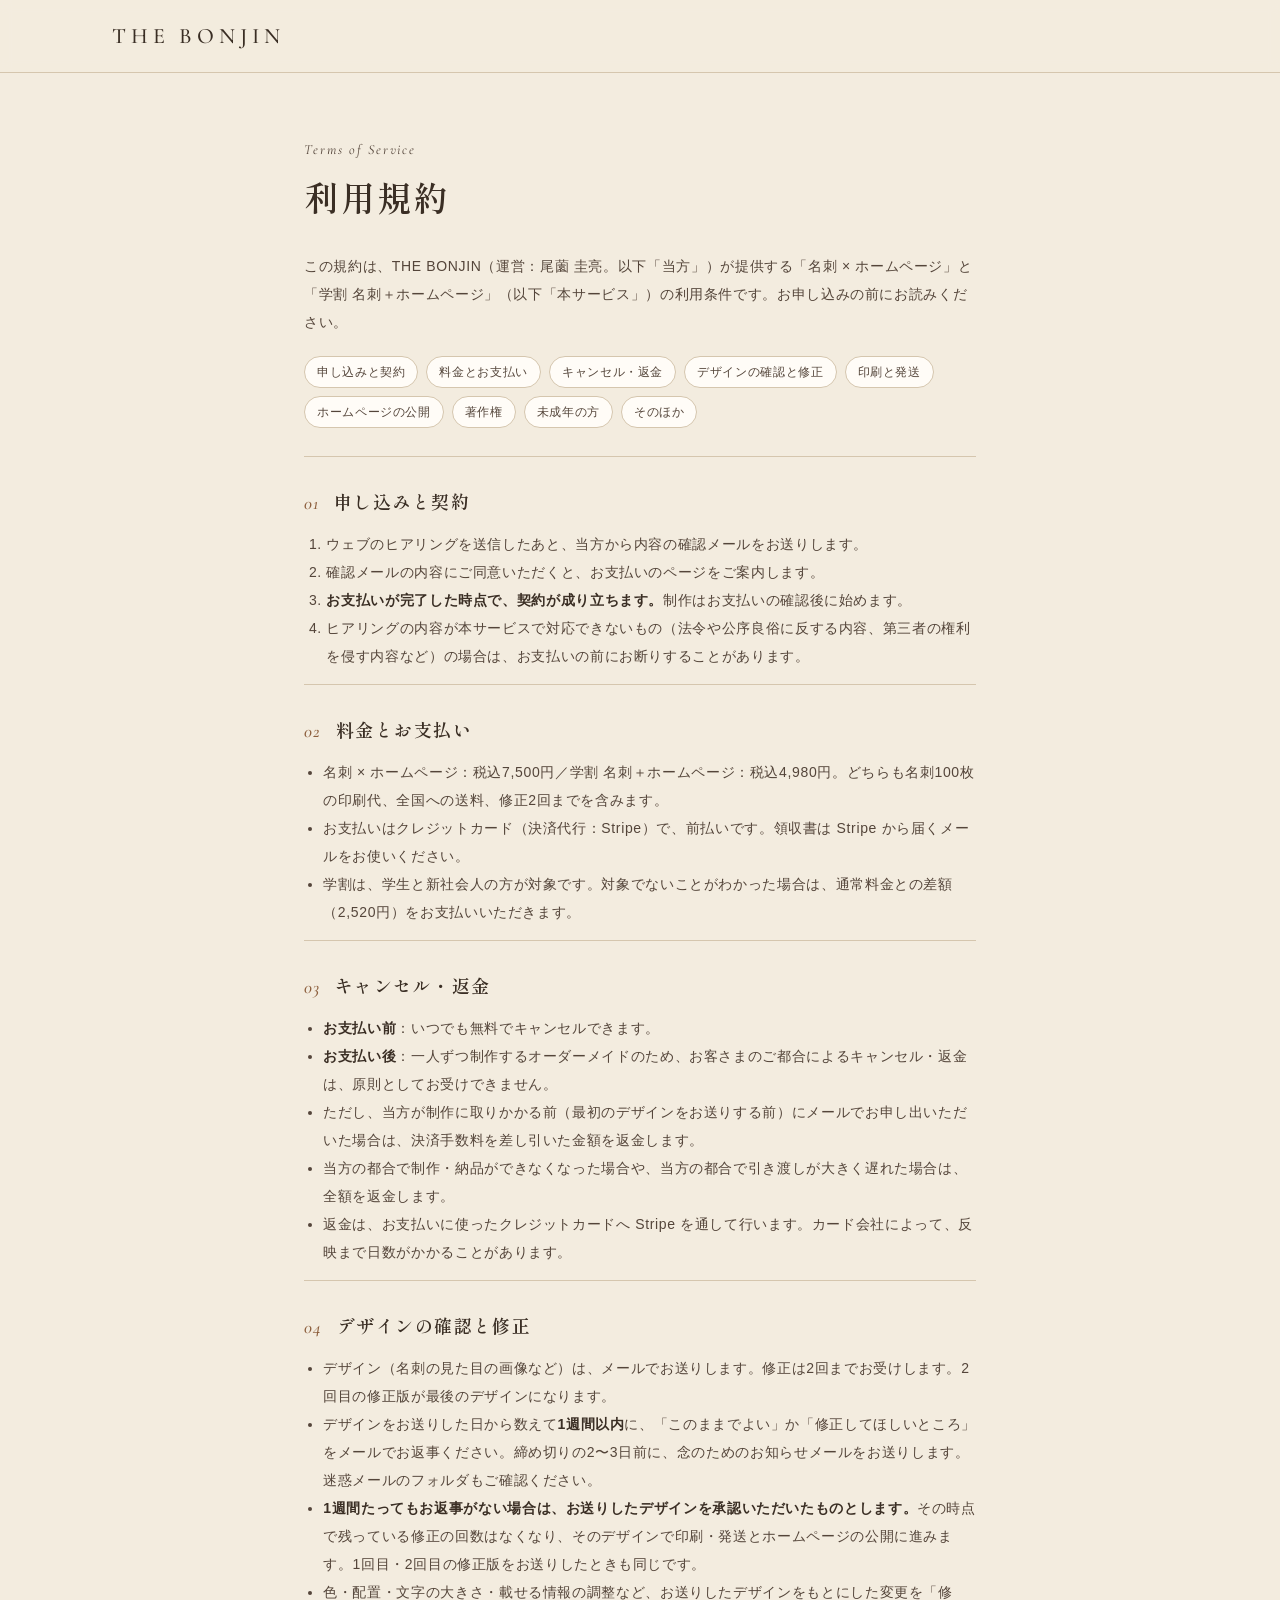
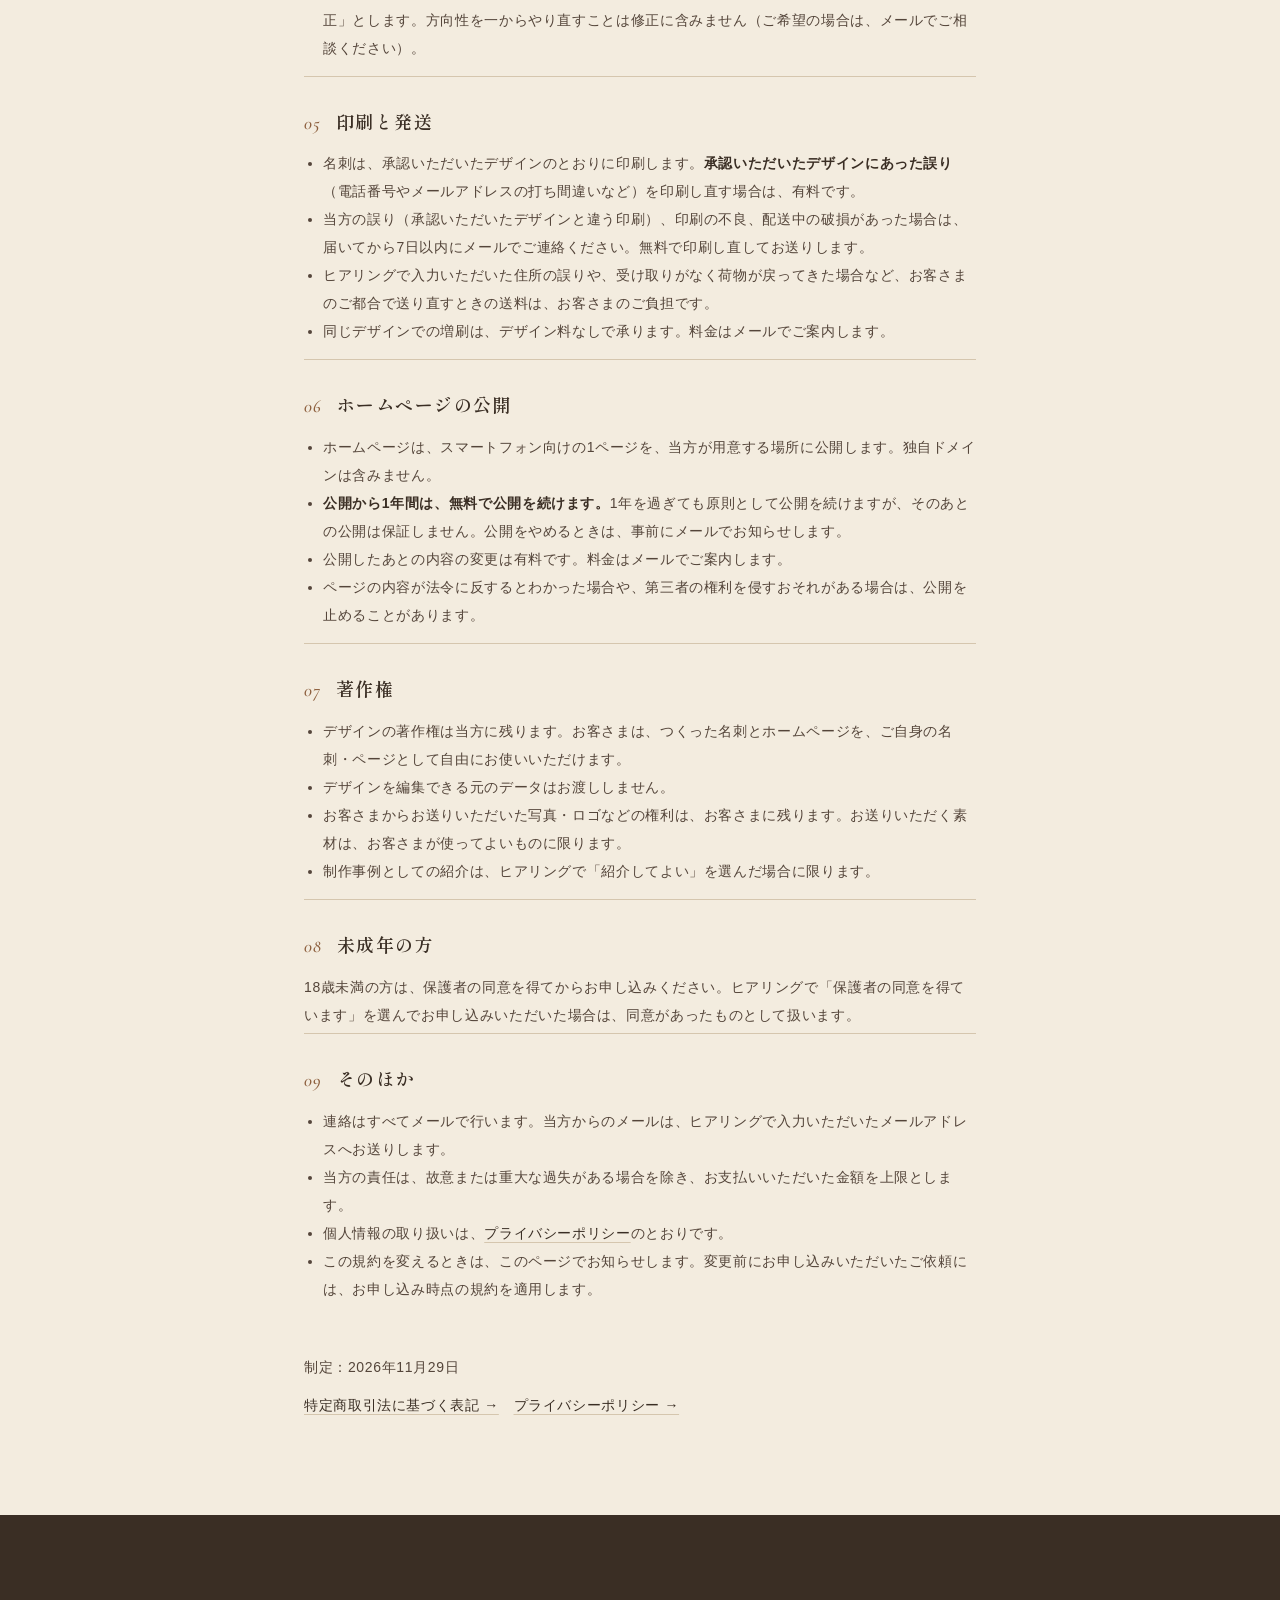
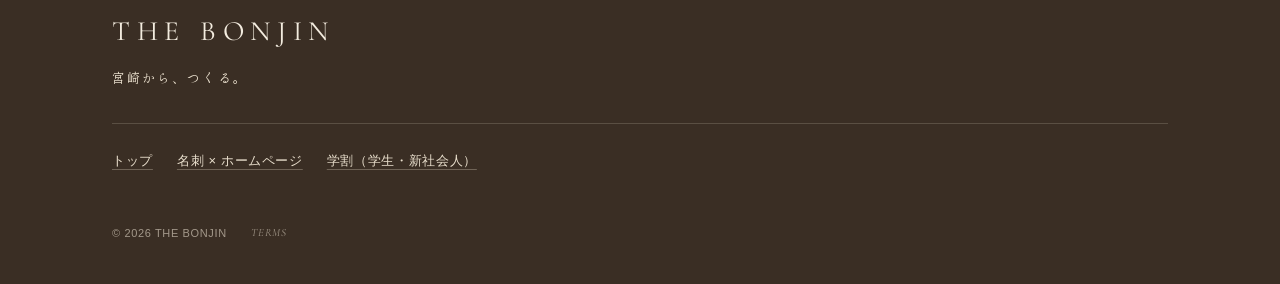
<file: terms.html>
<!DOCTYPE html>
<html lang="ja">
<head>
<meta charset="UTF-8">
<meta name="viewport" content="width=device-width, initial-scale=1.0">
<title>利用規約（名刺 × ホームページ） — THE BONJIN</title>
<meta name="description" content="THE BONJIN の名刺 × ホームページ制作の利用規約。お支払い、キャンセル・返金、デザインの確認と修正、ホームページの公開期間などについて。">
<link rel="canonical" href="https://itoshiyou.github.io/thebonjin/terms.html">
<link rel="icon" type="image/png" sizes="32x32" href="assets/favicon-32.png">
<link rel="apple-touch-icon" href="assets/apple-touch-icon.png">
<link rel="preconnect" href="https://fonts.googleapis.com">
<link rel="preconnect" href="https://fonts.gstatic.com" crossorigin>
<link href="https://fonts.googleapis.com/css2?family=Cormorant+Garamond:ital,wght@0,500;1,400;1,500&family=Shippori+Mincho:wght@500;600;700&family=Zen+Kaku+Gothic+New:wght@400;500;700&display=swap" rel="stylesheet">
<link rel="stylesheet" href="style.css">
</head>
<body class="legal">

<header class="site-head scrolled">
  <div class="wrap head-in">
    <a class="logo" href="index.html">THE BONJIN</a>
  </div>
</header>

<main class="legal-main">
  <article class="legal-doc">
    <p class="label en">Terms of Service</p>
    <h1>利用規約</h1>
    <p class="legal-lead">この規約は、THE BONJIN（運営：尾薗 圭亮。以下「当方」）が提供する「名刺 × ホームページ」と「学割 名刺＋ホームページ」（以下「本サービス」）の利用条件です。お申し込みの前にお読みください。</p>

    <nav class="legal-toc" aria-label="目次">
      <a href="#t1">申し込みと契約</a><a href="#t2">料金とお支払い</a><a href="#t3">キャンセル・返金</a><a href="#t4">デザインの確認と修正</a><a href="#t5">印刷と発送</a><a href="#t6">ホームページの公開</a><a href="#t7">著作権</a><a href="#t8">未成年の方</a><a href="#t9">そのほか</a>
    </nav>

    <section id="t1">
      <h2><span class="en">01</span>申し込みと契約</h2>
      <ol>
        <li>ウェブのヒアリングを送信したあと、当方から内容の確認メールをお送りします。</li>
        <li>確認メールの内容にご同意いただくと、お支払いのページをご案内します。</li>
        <li><b>お支払いが完了した時点で、契約が成り立ちます。</b>制作はお支払いの確認後に始めます。</li>
        <li>ヒアリングの内容が本サービスで対応できないもの（法令や公序良俗に反する内容、第三者の権利を侵す内容など）の場合は、お支払いの前にお断りすることがあります。</li>
      </ol>
    </section>

    <section id="t2">
      <h2><span class="en">02</span>料金とお支払い</h2>
      <ul>
        <li>名刺 × ホームページ：税込7,500円／学割 名刺＋ホームページ：税込4,980円。どちらも名刺100枚の印刷代、全国への送料、修正2回までを含みます。</li>
        <li>お支払いはクレジットカード（決済代行：Stripe）で、前払いです。領収書は Stripe から届くメールをお使いください。</li>
        <li>学割は、学生と新社会人の方が対象です。対象でないことがわかった場合は、通常料金との差額（2,520円）をお支払いいただきます。</li>
      </ul>
    </section>

    <section id="t3">
      <h2><span class="en">03</span>キャンセル・返金</h2>
      <ul>
        <li><b>お支払い前</b>：いつでも無料でキャンセルできます。</li>
        <li><b>お支払い後</b>：一人ずつ制作するオーダーメイドのため、お客さまのご都合によるキャンセル・返金は、原則としてお受けできません。</li>
        <li>ただし、当方が制作に取りかかる前（最初のデザインをお送りする前）にメールでお申し出いただいた場合は、決済手数料を差し引いた金額を返金します。</li>
        <li>当方の都合で制作・納品ができなくなった場合や、当方の都合で引き渡しが大きく遅れた場合は、全額を返金します。</li>
        <li>返金は、お支払いに使ったクレジットカードへ Stripe を通して行います。カード会社によって、反映まで日数がかかることがあります。</li>
      </ul>
    </section>

    <section id="t4">
      <h2><span class="en">04</span>デザインの確認と修正</h2>
      <ul>
        <li>デザイン（名刺の見た目の画像など）は、メールでお送りします。修正は2回までお受けします。2回目の修正版が最後のデザインになります。</li>
        <li>デザインをお送りした日から数えて<b>1週間以内</b>に、「このままでよい」か「修正してほしいところ」をメールでお返事ください。締め切りの2〜3日前に、念のためのお知らせメールをお送りします。迷惑メールのフォルダもご確認ください。</li>
        <li><b>1週間たってもお返事がない場合は、お送りしたデザインを承認いただいたものとします。</b>その時点で残っている修正の回数はなくなり、そのデザインで印刷・発送とホームページの公開に進みます。1回目・2回目の修正版をお送りしたときも同じです。</li>
        <li>色・配置・文字の大きさ・載せる情報の調整など、お送りしたデザインをもとにした変更を「修正」とします。方向性を一からやり直すことは修正に含みません（ご希望の場合は、メールでご相談ください）。</li>
      </ul>
    </section>

    <section id="t5">
      <h2><span class="en">05</span>印刷と発送</h2>
      <ul>
        <li>名刺は、承認いただいたデザインのとおりに印刷します。<b>承認いただいたデザインにあった誤り</b>（電話番号やメールアドレスの打ち間違いなど）を印刷し直す場合は、有料です。</li>
        <li>当方の誤り（承認いただいたデザインと違う印刷）、印刷の不良、配送中の破損があった場合は、届いてから7日以内にメールでご連絡ください。無料で印刷し直してお送りします。</li>
        <li>ヒアリングで入力いただいた住所の誤りや、受け取りがなく荷物が戻ってきた場合など、お客さまのご都合で送り直すときの送料は、お客さまのご負担です。</li>
        <li>同じデザインでの増刷は、デザイン料なしで承ります。料金はメールでご案内します。</li>
      </ul>
    </section>

    <section id="t6">
      <h2><span class="en">06</span>ホームページの公開</h2>
      <ul>
        <li>ホームページは、スマートフォン向けの1ページを、当方が用意する場所に公開します。独自ドメインは含みません。</li>
        <li><b>公開から1年間は、無料で公開を続けます。</b>1年を過ぎても原則として公開を続けますが、そのあとの公開は保証しません。公開をやめるときは、事前にメールでお知らせします。</li>
        <li>公開したあとの内容の変更は有料です。料金はメールでご案内します。</li>
        <li>ページの内容が法令に反するとわかった場合や、第三者の権利を侵すおそれがある場合は、公開を止めることがあります。</li>
      </ul>
    </section>

    <section id="t7">
      <h2><span class="en">07</span>著作権</h2>
      <ul>
        <li>デザインの著作権は当方に残ります。お客さまは、つくった名刺とホームページを、ご自身の名刺・ページとして自由にお使いいただけます。</li>
        <li>デザインを編集できる元のデータはお渡ししません。</li>
        <li>お客さまからお送りいただいた写真・ロゴなどの権利は、お客さまに残ります。お送りいただく素材は、お客さまが使ってよいものに限ります。</li>
        <li>制作事例としての紹介は、ヒアリングで「紹介してよい」を選んだ場合に限ります。</li>
      </ul>
    </section>

    <section id="t8">
      <h2><span class="en">08</span>未成年の方</h2>
      <p>18歳未満の方は、保護者の同意を得てからお申し込みください。ヒアリングで「保護者の同意を得ています」を選んでお申し込みいただいた場合は、同意があったものとして扱います。</p>
    </section>

    <section id="t9">
      <h2><span class="en">09</span>そのほか</h2>
      <ul>
        <li>連絡はすべてメールで行います。当方からのメールは、ヒアリングで入力いただいたメールアドレスへお送りします。</li>
        <li>当方の責任は、故意または重大な過失がある場合を除き、お支払いいただいた金額を上限とします。</li>
        <li>個人情報の取り扱いは、<a href="privacy.html">プライバシーポリシー</a>のとおりです。</li>
        <li>この規約を変えるときは、このページでお知らせします。変更前にお申し込みいただいたご依頼には、お申し込み時点の規約を適用します。</li>
      </ul>
    </section>

    <p class="legal-date">制定：2026年11月29日</p>
    <p class="legal-back"><a href="tokushoho.html">特定商取引法に基づく表記 →</a>　<a href="privacy.html">プライバシーポリシー →</a></p>
  </article>
</main>

<footer class="site-foot lp-foot">
  <div class="wrap">
    <p class="f-logo">THE BONJIN</p>
    <p class="f-tag">宮崎から、つくる。</p>
    <ul class="lp-foot-links">
      <li><a href="index.html">トップ</a></li>
      <li><a href="web.html">名刺 × ホームページ</a></li>
      <li><a href="student.html">学割（学生・新社会人）</a></li>
    </ul>
    <div class="colophon"><span>© 2026 THE BONJIN</span><span class="mono">TERMS</span></div>
  </div>
</footer>
</body>
</html>
</file>
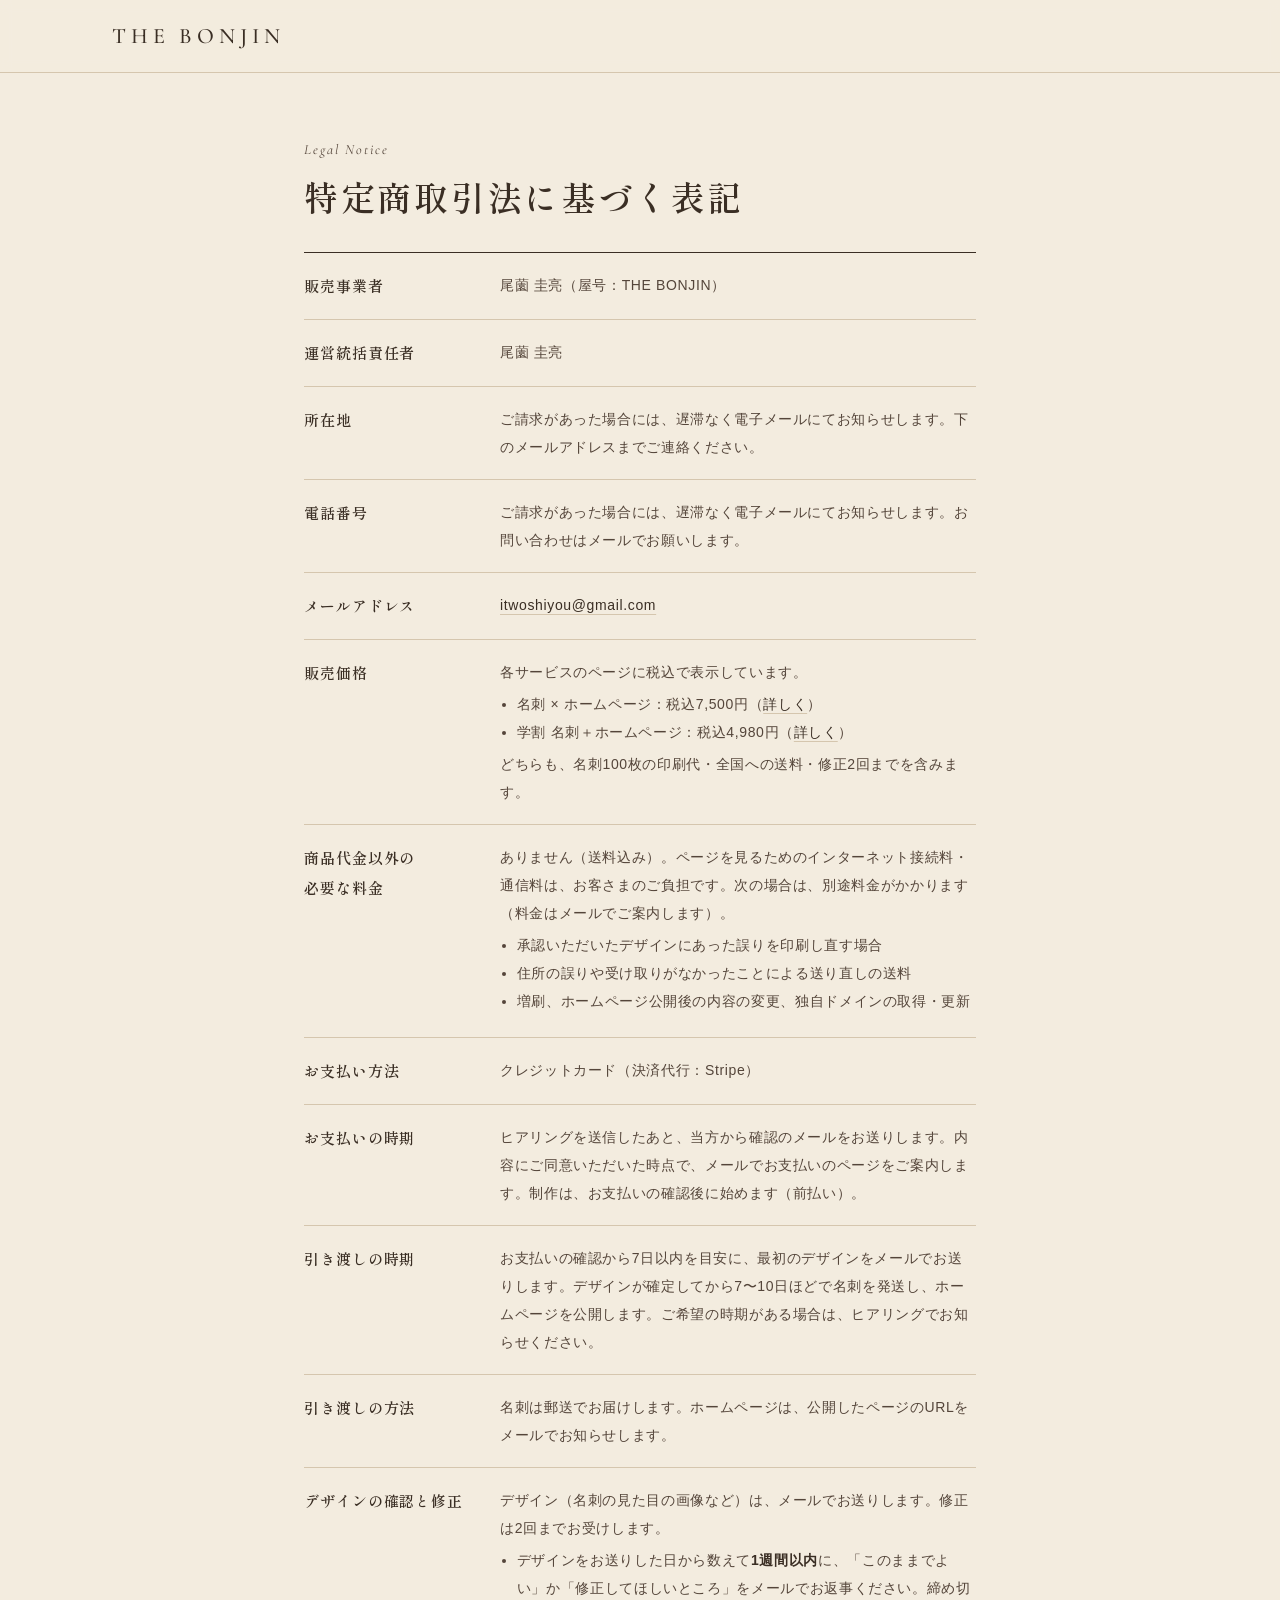
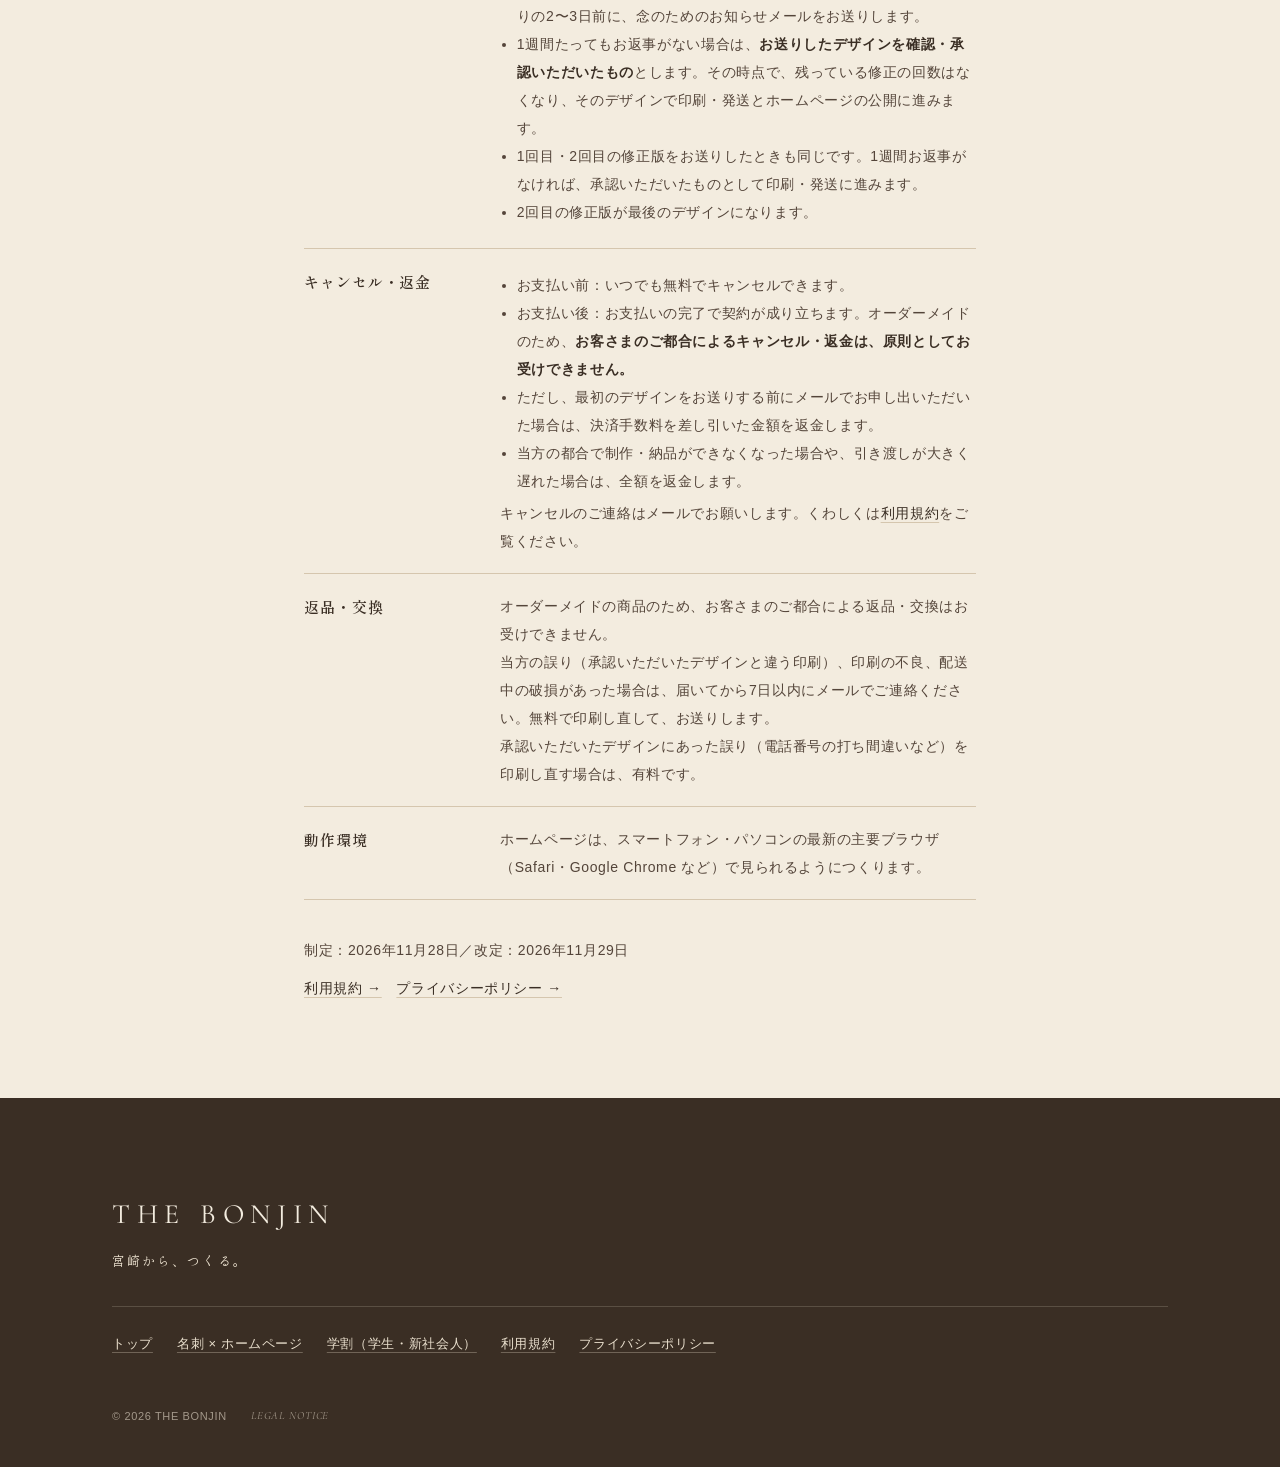
<file: tokushoho.html>
<!DOCTYPE html>
<html lang="ja">
<head>
<meta charset="UTF-8">
<meta name="viewport" content="width=device-width, initial-scale=1.0">
<title>特定商取引法に基づく表記 — THE BONJIN</title>
<meta name="description" content="THE BONJIN の特定商取引法に基づく表記。販売価格、支払方法、引き渡しの時期、キャンセルについて。">
<link rel="canonical" href="https://itoshiyou.github.io/thebonjin/tokushoho.html">
<link rel="icon" type="image/png" sizes="32x32" href="assets/favicon-32.png">
<link rel="apple-touch-icon" href="assets/apple-touch-icon.png">
<link rel="preconnect" href="https://fonts.googleapis.com">
<link rel="preconnect" href="https://fonts.gstatic.com" crossorigin>
<link href="https://fonts.googleapis.com/css2?family=Cormorant+Garamond:ital,wght@0,500;1,400;1,500&family=Shippori+Mincho:wght@500;600;700&family=Zen+Kaku+Gothic+New:wght@400;500;700&display=swap" rel="stylesheet">
<link rel="stylesheet" href="style.css">
</head>
<body class="legal">

<header class="site-head scrolled">
  <div class="wrap head-in">
    <a class="logo" href="index.html">THE BONJIN</a>
  </div>
</header>

<main class="legal-main">
  <article class="legal-doc">
    <p class="label en">Legal Notice</p>
    <h1>特定商取引法に基づく表記</h1>

    <dl class="legal-dl">
      <div><dt>販売事業者</dt><dd>尾薗 圭亮（屋号：THE BONJIN）</dd></div>
      <div><dt>運営統括責任者</dt><dd>尾薗 圭亮</dd></div>
      <div><dt>所在地</dt><dd>ご請求があった場合には、遅滞なく電子メールにてお知らせします。下のメールアドレスまでご連絡ください。</dd></div>
      <div><dt>電話番号</dt><dd>ご請求があった場合には、遅滞なく電子メールにてお知らせします。お問い合わせはメールでお願いします。</dd></div>
      <div><dt>メールアドレス</dt><dd><a href="mailto:itwoshiyou@gmail.com">itwoshiyou@gmail.com</a></dd></div>
      <div><dt>販売価格</dt><dd>各サービスのページに税込で表示しています。
        <ul>
          <li>名刺 × ホームページ：税込7,500円（<a href="web.html">詳しく</a>）</li>
          <li>学割 名刺＋ホームページ：税込4,980円（<a href="student.html">詳しく</a>）</li>
        </ul>
        どちらも、名刺100枚の印刷代・全国への送料・修正2回までを含みます。</dd></div>
      <div><dt>商品代金以外の<br class="pc">必要な料金</dt><dd>ありません（送料込み）。ページを見るためのインターネット接続料・通信料は、お客さまのご負担です。次の場合は、別途料金がかかります（料金はメールでご案内します）。<ul><li>承認いただいたデザインにあった誤りを印刷し直す場合</li><li>住所の誤りや受け取りがなかったことによる送り直しの送料</li><li>増刷、ホームページ公開後の内容の変更、独自ドメインの取得・更新</li></ul></dd></div>
      <div><dt>お支払い方法</dt><dd>クレジットカード（決済代行：Stripe）</dd></div>
      <div><dt>お支払いの時期</dt><dd>ヒアリングを送信したあと、当方から確認のメールをお送りします。内容にご同意いただいた時点で、メールでお支払いのページをご案内します。制作は、お支払いの確認後に始めます（前払い）。</dd></div>
      <div><dt>引き渡しの時期</dt><dd>お支払いの確認から7日以内を目安に、最初のデザインをメールでお送りします。デザインが確定してから7〜10日ほどで名刺を発送し、ホームページを公開します。ご希望の時期がある場合は、ヒアリングでお知らせください。</dd></div>
      <div><dt>引き渡しの方法</dt><dd>名刺は郵送でお届けします。ホームページは、公開したページのURLをメールでお知らせします。</dd></div>
      <div id="review"><dt>デザインの確認と修正</dt><dd>
        <p class="legal-dd-p">デザイン（名刺の見た目の画像など）は、メールでお送りします。修正は2回までお受けします。</p>
        <ul>
          <li>デザインをお送りした日から数えて<b>1週間以内</b>に、「このままでよい」か「修正してほしいところ」をメールでお返事ください。締め切りの2〜3日前に、念のためのお知らせメールをお送りします。</li>
          <li>1週間たってもお返事がない場合は、<b>お送りしたデザインを確認・承認いただいたもの</b>とします。その時点で、残っている修正の回数はなくなり、そのデザインで印刷・発送とホームページの公開に進みます。</li>
          <li>1回目・2回目の修正版をお送りしたときも同じです。1週間お返事がなければ、承認いただいたものとして印刷・発送に進みます。</li>
          <li>2回目の修正版が最後のデザインになります。</li>
        </ul></dd></div>
      <div><dt>キャンセル・返金</dt><dd>
        <ul>
          <li>お支払い前：いつでも無料でキャンセルできます。</li>
          <li>お支払い後：お支払いの完了で契約が成り立ちます。オーダーメイドのため、<b>お客さまのご都合によるキャンセル・返金は、原則としてお受けできません。</b></li>
          <li>ただし、最初のデザインをお送りする前にメールでお申し出いただいた場合は、決済手数料を差し引いた金額を返金します。</li>
          <li>当方の都合で制作・納品ができなくなった場合や、引き渡しが大きく遅れた場合は、全額を返金します。</li>
        </ul>
        キャンセルのご連絡はメールでお願いします。くわしくは<a href="terms.html#t3">利用規約</a>をご覧ください。</dd></div>
      <div><dt>返品・交換</dt><dd>オーダーメイドの商品のため、お客さまのご都合による返品・交換はお受けできません。<br>当方の誤り（承認いただいたデザインと違う印刷）、印刷の不良、配送中の破損があった場合は、届いてから7日以内にメールでご連絡ください。無料で印刷し直して、お送りします。<br>承認いただいたデザインにあった誤り（電話番号の打ち間違いなど）を印刷し直す場合は、有料です。</dd></div>
      <div><dt>動作環境</dt><dd>ホームページは、スマートフォン・パソコンの最新の主要ブラウザ（Safari・Google Chrome など）で見られるようにつくります。</dd></div>
    </dl>

    <p class="legal-date">制定：2026年11月28日／改定：2026年11月29日</p>
    <p class="legal-back"><a href="terms.html">利用規約 →</a>　<a href="privacy.html">プライバシーポリシー →</a></p>
  </article>
</main>

<footer class="site-foot lp-foot">
  <div class="wrap">
    <p class="f-logo">THE BONJIN</p>
    <p class="f-tag">宮崎から、つくる。</p>
    <ul class="lp-foot-links">
      <li><a href="index.html">トップ</a></li>
      <li><a href="web.html">名刺 × ホームページ</a></li>
      <li><a href="student.html">学割（学生・新社会人）</a></li>
      <li><a href="terms.html">利用規約</a></li>
      <li><a href="privacy.html">プライバシーポリシー</a></li>
    </ul>
    <div class="colophon"><span>© 2026 THE BONJIN</span><span class="mono">LEGAL NOTICE</span></div>
  </div>
</footer>
</body>
</html>
</file>
<file: style.css>
/* THE BONJIN — style
   2026-11-25 リデザイン：宮崎を主体に、セピアを基調とした、シンプルな紙面。
   紙 #F3ECDF ／ 墨茶 #3A2E24 ／ セピア #8C5E3C
   見出し: Shippori Mincho ／ 本文: Zen Kaku Gothic New ／ 欧文ラベル: Cormorant Garamond */
:root{
  --paper:#F3ECDF;
  --paper-2:#EAE0CE;
  --paper-3:#FAF6EE;
  --ink:#3A2E24;
  --ink-soft:#54453A;
  --body:#7A6755;
  --line:#D5C6AE;
  --accent:#8C5E3C;
  --font-serif:"Shippori Mincho","Hiragino Mincho ProN","Yu Mincho",serif;
  --font-body:"Zen Kaku Gothic New","Hiragino Kaku Gothic ProN","Hiragino Sans","Noto Sans JP",sans-serif;
  --font-en:"Cormorant Garamond","Times New Roman",serif;
}
*{margin:0;padding:0;box-sizing:border-box}
html{scroll-behavior:smooth;scroll-padding-top:72px}
body{
  background:var(--paper);color:var(--ink);
  font-family:var(--font-body);font-size:16px;line-height:2;letter-spacing:.04em;
  overflow-x:hidden;-webkit-font-smoothing:antialiased;
}
::selection{background:var(--accent);color:var(--paper)}
a{color:var(--ink);text-decoration:underline;text-decoration-color:var(--line);text-underline-offset:4px;transition:color .2s,text-decoration-color .2s}
a:hover{color:var(--accent);text-decoration-color:var(--accent)}
img{max-width:100%}
h1,h2,h3{font-family:var(--font-serif);font-weight:600;letter-spacing:.08em;line-height:1.6}
.en,.mono{font-family:var(--font-en);font-style:italic;letter-spacing:.08em}
.wrap{max-width:1120px;margin:0 auto;padding:0 32px;position:relative}
.narrow{max-width:760px}
.center{text-align:center}
.vh{position:absolute;width:1px;height:1px;overflow:hidden;clip:rect(0 0 0 0);white-space:nowrap}
@media(max-width:640px){.wrap{padding:0 20px}body{font-size:15px}}

/* ---------- header ---------- */
.site-head{position:fixed;top:0;left:0;right:0;z-index:50;transition:background .3s,box-shadow .3s}
.site-head.scrolled{background:rgba(243,236,223,.94);box-shadow:0 1px 0 var(--line);backdrop-filter:blur(6px)}
.head-in{display:flex;justify-content:space-between;align-items:center;height:72px}
.logo{font-family:var(--font-en);font-weight:500;font-size:22px;letter-spacing:.22em;text-decoration:none;color:var(--ink)}
.gnav{display:flex;align-items:center;gap:28px;font-size:13px}
.gnav a{text-decoration:none;color:var(--ink-soft)}
.gnav a:hover{color:var(--accent)}
.gnav .nav-cta{border:1px solid var(--ink);padding:6px 18px;color:var(--ink)}
.gnav .nav-cta:hover{background:var(--ink);color:var(--paper)}
@media(max-width:860px){.gnav a:not(.nav-cta){display:none}}

/* ---------- background art (九十度) + cover ---------- */
.bg{position:fixed;inset:0;z-index:0;background:var(--paper)}
.bg iframe{width:100%;height:100%;border:0;display:block;background:var(--paper)}
.bg video{width:100%;height:100%;object-fit:cover;display:block;filter:sepia(.9) saturate(.6);mix-blend-mode:multiply}
.bg [hidden]{display:none!important}
.cover{position:relative;z-index:1;height:100vh;height:100svh;pointer-events:none}
.cover-copy{position:absolute;right:clamp(20px,4vw,56px);bottom:clamp(28px,6vh,64px);text-align:right}
.cover-place{font-size:13px;color:var(--body);letter-spacing:.18em}
.cover-title{font-size:clamp(20px,2.4vw,28px);letter-spacing:.24em;margin-top:2px}
.cover-hint{position:absolute;left:50%;bottom:24px;transform:translateX(-50%);font-size:14px;color:var(--body);letter-spacing:.3em;white-space:nowrap}
@media(max-width:640px){.cover-copy{bottom:64px}.cover-hint{bottom:18px}}
main,.site-foot{position:relative;z-index:1}

/* ---------- sections ---------- */
.block{padding:128px 0;background:rgba(243,236,223,.86)}
.block.tint{background:rgba(234,224,206,.9)}
.block.dark{background:rgba(58,46,36,.94);color:var(--paper)}
.block.dark h2,.block.dark .label{color:var(--paper)}
.label{font-size:17px;color:var(--accent);letter-spacing:.14em}
.sec-title h2{font-size:clamp(24px,3.2vw,34px);margin-top:6px}
.sec-note{margin-top:18px;font-size:13px;color:var(--body);line-height:1.9}
.two{display:grid;grid-template-columns:minmax(220px,340px) 1fr;gap:56px}
.prose p{margin-bottom:1.4em;color:var(--ink-soft)}
.prose.small p{font-size:15px}
.dark .prose p{color:var(--paper-2)}
.more{margin-top:28px;font-size:14px}
@media(max-width:860px){.two{grid-template-columns:1fr;gap:32px}.block{padding:88px 0}}

/* stats */
.stats{display:grid;grid-template-columns:repeat(4,1fr);border-top:1px solid var(--line);margin-top:24px}
.stat{padding:20px 0 0}
.stat .v{font-family:var(--font-serif);font-size:clamp(30px,4vw,42px);line-height:1.2}
.stat .u{font-size:.42em;margin-left:4px}
.stat .l{font-size:12px;color:var(--body);line-height:1.6;margin-top:4px}
@media(max-width:640px){.stats{grid-template-columns:1fr 1fr}}

/* ---------- services ---------- */
.svc-lead{margin:20px auto 0;max-width:620px;color:var(--ink-soft);font-size:15px}
.svc-list{margin-top:56px;display:grid;grid-template-columns:repeat(2,minmax(0,1fr));gap:16px;align-items:start}
.svc,.svc-head>div{min-width:0}
@media(max-width:760px){.svc-list{grid-template-columns:minmax(0,1fr)}}
.svc{background:var(--paper-3);padding:30px 28px 22px;scroll-margin-top:96px;transition:transform .3s,box-shadow .3s}
.svc:hover{transform:translateY(-3px);box-shadow:0 10px 30px rgba(58,46,36,.08)}
.svc-head{display:grid;grid-template-columns:1fr auto;gap:4px 12px;align-items:start}
.svc-head .svc-no{grid-column:1;grid-row:1}
.svc-head .chip{grid-column:2;grid-row:1;align-self:center}
.svc-head>div{grid-column:1/-1;grid-row:2}
.svc-no{font-size:48px;line-height:1;color:var(--accent)}
.svc-en{font-size:14px;color:var(--body);letter-spacing:.18em}
.svc-name{font-size:clamp(16px,2vw,24px);margin-top:2px}
.svc-name,.svc-body,.svc-en{white-space:nowrap;overflow:hidden;text-overflow:ellipsis}
@media(max-width:760px){.svc-name{font-size:clamp(13px,4.1vw,22px)}.svc{padding:26px 20px 18px}}
.svc-body{margin-top:14px;color:var(--ink-soft);font-size:clamp(12px,1.3vw,14px);line-height:1.9}
@media(max-width:760px){.svc-body{font-size:clamp(11px,3.4vw,14px);letter-spacing:.02em}}
.svc-more{margin-top:14px;border-top:1px solid var(--line)}
.svc-more summary{cursor:pointer;list-style:none;font-size:12px;color:var(--body);padding-top:10px;letter-spacing:.1em}
.svc-more summary::-webkit-details-marker{display:none}
.svc-more summary::before{content:"＋ "}
.svc-more[open] summary::before{content:"－ "}
.svc-more summary:hover{color:var(--accent)}
.svc-cols{display:grid;grid-template-columns:1fr;gap:14px;margin-top:12px}
.svc-cols h4{font-family:var(--font-serif);font-weight:600;font-size:14px;letter-spacing:.12em;padding-bottom:8px;margin-bottom:8px;border-bottom:1px solid var(--line)}
.svc-cols ul{list-style:none}
.svc-cols li{font-size:14px;line-height:1.75;padding:5px 0;color:var(--ink-soft)}
.svc-pt li::before{content:"";display:inline-block;width:5px;height:5px;border-radius:50%;background:var(--accent);margin-right:10px;vertical-align:3px}
.svc-ex li::before{content:"— ";color:var(--body)}
.svc-works .w-note{display:block;font-size:12px;color:var(--body)}
.svc-works .w-none{color:var(--body)}


.chip{display:inline-block;font-size:12px;letter-spacing:.1em;padding:2px 12px;border:1px solid var(--accent);color:var(--accent);white-space:nowrap;line-height:1.8}
.chip.ghost{border-color:var(--line);color:var(--body)}

/* ---------- message ---------- */
.msg-heading{font-size:clamp(28px,4.4vw,46px);margin:14px 0 40px;letter-spacing:.16em}
.dark .prose{text-align:left;max-width:600px;margin:0 auto}

/* ---------- members ledger ---------- */
.ledger{border-top:1px solid var(--line);margin-top:24px}
.row{border-bottom:1px solid var(--line)}
.ledger-group{font-size:12px;letter-spacing:.2em;color:var(--body);padding:26px 4px 10px;border-bottom:1px solid var(--line)}
.ledger-group:first-child{padding-top:14px}
.row-main{display:grid;grid-template-columns:52px 1fr auto 20px;gap:16px;align-items:center;width:100%;padding:22px 4px;background:none;border:none;text-align:left;font:inherit;color:inherit;cursor:pointer}
.row-no{font-size:15px;color:var(--body)}
.row-name{font-family:var(--font-serif);font-weight:600;font-size:clamp(19px,2.4vw,23px);letter-spacing:.08em;line-height:1.5;transition:color .2s}
.row-main:hover .row-name{color:var(--accent)}
.row-name .reading{display:block;font-family:var(--font-body);font-weight:400;font-size:11px;color:var(--body);letter-spacing:.12em;margin-top:2px}
.row-role{font-size:13px;color:var(--ink-soft);text-align:right}
.plus{width:14px;height:14px;position:relative;justify-self:end}
.plus::before,.plus::after{content:"";position:absolute;left:0;top:50%;width:14px;height:1px;background:var(--ink);transition:transform .25s}
.plus::after{transform:rotate(90deg)}
.row.open .plus::after{transform:rotate(0)}
.row-detail{display:none;padding:0 4px 30px 72px;font-size:15px;color:var(--ink-soft)}
.row.open .row-detail{display:block}
.row-detail p{margin-bottom:12px}
.soon{color:var(--body)}
.facts{list-style:none;margin:12px 0}
.facts li{display:flex;gap:16px;border-top:1px dotted var(--line);padding:8px 0;font-size:14px;flex-wrap:wrap}
.facts .k{width:90px;flex:none;font-size:12px;color:var(--body)}
.links{display:flex;gap:8px;flex-wrap:wrap;margin-top:12px}
.links a{font-size:12px;text-decoration:none;border:1px solid var(--line);padding:3px 12px;color:var(--ink-soft)}
.links a:hover{border-color:var(--accent);color:var(--accent)}
@media(max-width:640px){.row-main{grid-template-columns:36px 1fr 16px}.row-role{display:none}.row-detail{padding-left:4px}}

/* ---------- products ---------- */
.p-group{border-top:1px solid var(--line)}
.p-group+.p-group{margin-top:48px}
.p-group-head{display:flex;align-items:baseline;gap:14px;padding:18px 4px 10px;border-bottom:1px solid var(--line);font-family:var(--font-serif);font-size:15px;font-weight:600;letter-spacing:.12em}
.p-group-head .en{font-size:11px;letter-spacing:.2em;color:var(--accent);min-width:84px}
.p-count{margin-left:auto;font-size:12px;color:var(--body);font-weight:400}
.p-upcoming{margin-top:56px;padding:20px 22px;border:1px dashed var(--line)}
.p-up-head{font-family:var(--font-serif);font-size:14px;font-weight:600;letter-spacing:.12em;display:flex;flex-wrap:wrap;align-items:baseline;gap:4px 14px}
.p-up-note{font-family:inherit;font-size:12px;font-weight:400;color:var(--body);letter-spacing:.04em}
.p-upcoming ul{list-style:none;margin-top:10px}
.p-upcoming li{display:flex;flex-wrap:wrap;gap:2px 14px;align-items:baseline;padding:6px 0;font-size:13px;color:var(--ink-soft)}
.p-upcoming li b{font-weight:600;color:var(--ink)}
.p-upcoming li span{font-size:12px;color:var(--body)}
.p-row{display:grid;grid-template-columns:84px 1fr;gap:20px;padding:14px 4px;border-bottom:1px solid var(--line);align-items:start}
.p-row .chip{justify-self:start;margin-top:3px}
.p-title{font-family:var(--font-serif);font-weight:600;font-size:18px;letter-spacing:.08em;line-height:1.6}
.p-title a{text-decoration:none}
.p-hook{font-size:14px;color:var(--ink-soft);margin-top:4px;line-height:1.8}
.p-meta{font-size:12px;color:var(--body);margin-top:2px}

/* ---------- company table ---------- */
.table{border-top:1px solid var(--line)}
.table div{display:grid;grid-template-columns:140px 1fr;gap:20px;padding:20px 4px;border-bottom:1px solid var(--line)}
.table dt{font-size:13px;color:var(--body)}
.table dd{font-size:15px}
@media(max-width:640px){.table div{grid-template-columns:1fr;gap:2px}}

/* ---------- contact ---------- */
#contact h2{font-size:clamp(22px,3vw,30px);margin-top:6px}
.svc-contact p{margin-top:24px;color:var(--ink-soft)}
.contact-links{margin-top:32px}
.btn{display:inline-block;background:var(--ink);color:var(--paper);text-decoration:none;padding:16px 40px;font-size:15px;letter-spacing:.1em;transition:background .2s}
.btn:hover{background:var(--accent);color:var(--paper)}
.svc-flow{list-style:none;display:flex;justify-content:center;flex-wrap:wrap;gap:8px 0;margin-top:48px;font-size:13px;color:var(--ink-soft)}
.svc-flow li{display:flex;align-items:baseline;gap:8px}
.svc-flow li+li::before{content:"→";color:var(--body);margin:0 14px}
.svc-flow .en{color:var(--accent);font-size:15px}

/* ---------- footer ---------- */
.site-foot{background:var(--ink);color:var(--paper-2);padding:88px 0 40px;font-size:13px}
.site-foot a{color:var(--paper-2);text-decoration-color:rgba(234,224,206,.3)}
.site-foot a:hover{color:var(--paper)}
.f-logo{font-family:var(--font-en);font-size:28px;letter-spacing:.24em;color:var(--paper)}
.f-tag{font-family:var(--font-serif);margin-top:6px;letter-spacing:.16em}
.f-cols{display:grid;grid-template-columns:1fr 1fr;gap:32px;margin-top:48px;border-top:1px solid rgba(234,224,206,.18);padding-top:32px}
.f-cols ul{list-style:none;line-height:2.2}
.colophon{display:flex;flex-wrap:wrap;gap:8px 24px;margin-top:48px;font-size:11px;color:rgba(234,224,206,.6)}
@media(max-width:640px){.f-cols{grid-template-columns:1fr}}

/* ---------- fade-in ---------- */
.rv{opacity:0;transform:translateY(18px);transition:opacity .9s ease,transform .9s ease}
.rv.in{opacity:1;transform:none}
@media(prefers-reduced-motion:reduce){html{scroll-behavior:auto}.rv{opacity:1;transform:none}.hero-scroll::after{animation:none}}

/* ======================================================
   サブページ（apps.html / members/*.html）
   ====================================================== */
.subpage{padding-top:24px;padding-bottom:96px;position:relative;z-index:1}
body.sub > footer{position:relative;z-index:1;background:rgba(58,46,36,.94);color:var(--paper-2);padding:28px 0;font-size:12px}
body.sub > footer .colophon{margin-top:0}
nav.top{display:flex;justify-content:space-between;align-items:center;padding:18px 0;border-bottom:1px solid var(--line)}
nav.top .logo .dot{display:none}
nav.top ul{display:flex;gap:28px;list-style:none;font-size:13px}
nav.top ul a{text-decoration:none;color:var(--ink-soft)}
nav.top .logo,nav.top ul a{white-space:nowrap}
@media(max-width:640px){nav.top .logo{font-size:17px;letter-spacing:.16em}nav.top ul{gap:14px;font-size:12px}nav.top ul li:last-child{display:none}}
.subpage > section{background:rgba(250,246,238,.88);padding:56px 56px 60px;margin-top:40px}
.subpage > section + section{margin-top:24px}
@media(max-width:640px){.subpage > section{padding:32px 20px 36px}}
.sec-head{display:flex;align-items:baseline;flex-wrap:wrap;gap:6px 18px;border-bottom:1px solid var(--line);padding-bottom:16px}
.sec-head h2{font-size:clamp(24px,3.2vw,34px)}
.sec-fig{font-family:var(--font-en);font-style:italic;font-size:16px;color:var(--accent)}
.sec-head .sec-note{margin:0 0 0 auto;font-size:12px}
@media(max-width:640px){.sec-head .sec-note{margin-left:0}}
.body-text p{margin-bottom:1.2em;color:var(--ink-soft)}

/* apps */
.cat-lead{margin-top:24px;font-size:15px;color:var(--ink-soft);max-width:720px}
.cat-entry{background:rgba(243,236,223,.92);padding:36px 40px 38px;margin-top:24px;scroll-margin-top:24px}
.cat-spine{display:flex;align-items:center;gap:14px;flex-wrap:wrap}
.cat-no{font-size:15px;color:var(--accent)}
.cat-icon{width:28px;height:28px;border-radius:7px;flex:none}
.cat-meta{font-size:13px;color:var(--body);font-style:normal;font-family:var(--font-body);letter-spacing:.04em}
.cat-store{margin-left:auto;font-size:14px;text-decoration:none;border-bottom:1px solid var(--accent);color:var(--ink);white-space:nowrap}
.cat-name{font-family:var(--font-serif);font-weight:600;font-size:clamp(28px,4.6vw,44px);letter-spacing:.08em;line-height:1.4;margin-top:16px}
.cat-name a{text-decoration:none}
.cat-shots{display:flex;gap:10px;overflow-x:auto;margin-top:22px;padding-bottom:8px;scroll-snap-type:x mandatory;-webkit-overflow-scrolling:touch}
.cat-shots img{height:300px;width:auto;flex:none;scroll-snap-align:start;border:1px solid var(--line)}
.cat-intro{margin-top:20px;font-size:15px;color:var(--ink-soft);max-width:720px}
.cat-detail{margin-top:18px;border-top:1px solid var(--line)}
.cat-detail summary{cursor:pointer;list-style:none;font-size:13px;color:var(--body);padding-top:12px}
.cat-detail summary::-webkit-details-marker{display:none}
.cat-detail summary::before{content:"＋ "}
.cat-detail[open] summary::before{content:"－ "}
.cat-detail summary:hover{color:var(--accent)}
.cat-desc{margin-top:12px;max-width:760px;color:var(--ink-soft);font-size:14px}
.cat-desc p{margin-bottom:12px}
.cat-foot{border:1px solid var(--line);padding:24px 32px 14px;margin-top:24px;font-size:14px}
.cat-foot p{margin-bottom:10px}
@media(max-width:640px){.cat-entry{padding:26px 18px 28px}.cat-shots img{height:240px}.cat-store{margin-left:0}.cat-foot{padding:18px 18px 8px}}

/* members */
.m-name{font-family:var(--font-serif);font-weight:600;font-size:clamp(40px,7vw,80px);letter-spacing:.1em;line-height:1.3;margin-top:8px}
.m-sub{font-size:13px;color:var(--body);margin-top:12px;border-bottom:1px solid var(--line);padding-bottom:20px;font-style:normal;font-family:var(--font-body)}
.m-h{font-family:var(--font-serif);font-style:normal;font-size:18px;letter-spacing:.12em;color:var(--ink);margin:0 0 14px}
.m-catalog a,.m-links a{display:flex;gap:14px;align-items:baseline;padding:14px 2px;border-bottom:1px solid var(--line);text-decoration:none;color:var(--ink)}
.m-catalog a:first-child,.m-links a:first-child{border-top:1px solid var(--line)}
.m-catalog .n{font-family:var(--font-serif);font-weight:600;font-size:17px;letter-spacing:.06em}
.m-catalog .g{margin-left:auto;font-size:13px;color:var(--body);white-space:nowrap}
.m-catalog a:hover .n,.m-links a:hover{color:var(--accent)}
.m-links a{justify-content:space-between}
.m-links .v{font-size:13px;color:var(--body);text-align:right}
.m-facts{list-style:none;margin-top:8px}
.m-back{margin-top:32px;font-size:14px}
@media(max-width:640px){.m-catalog .g{display:none}}

/* ======================================================
   LP：ホームページ・名刺（web.html）
   ====================================================== */
.sp{display:none}
@media(max-width:640px){.sp{display:inline}}
.lp-hero{position:relative;z-index:1;min-height:100vh;min-height:100svh;display:flex;align-items:center;padding:96px 0 64px;pointer-events:none}
.lp-hero-in{max-width:640px;background:rgba(243,236,223,.93);padding:48px 48px 44px;pointer-events:auto;backdrop-filter:blur(8px);-webkit-backdrop-filter:blur(8px);box-shadow:0 18px 50px rgba(58,46,36,.10)}
.lp-title{font-size:clamp(34px,5.6vw,60px);letter-spacing:.12em;line-height:1.5;margin-top:10px}
.lp-sub{margin-top:18px;color:var(--ink-soft);font-size:15px;line-height:1.9}
.lp-cta{display:flex;flex-wrap:wrap;align-items:center;gap:14px 24px;margin-top:32px}
.lp-ghost{font-size:14px;color:var(--ink-soft)}
@media(max-width:640px){.lp-hero{align-items:flex-end}.lp-title{font-size:clamp(26px,7.6vw,32px);letter-spacing:.06em}.lp-sub{font-size:14px}.lp-hero-in{padding:32px 22px 30px}.lp-cta .btn{padding:14px 26px;font-size:14px}}

.lp-worry{list-style:none;display:grid;grid-template-columns:repeat(3,minmax(0,1fr));gap:16px;margin-top:48px}
.lp-worry li{background:var(--paper-3);padding:28px 26px;font-family:var(--font-serif);font-weight:600;font-size:16px;line-height:1.9;letter-spacing:.06em}
.lp-worry .en{display:block;font-family:var(--font-en);font-weight:500;color:var(--accent);font-size:18px;margin-bottom:6px}
@media(max-width:860px){.lp-worry{grid-template-columns:minmax(0,1fr)}}

.lp-plans{display:grid;grid-template-columns:repeat(2,minmax(0,1fr));gap:16px;margin-top:48px;align-items:stretch}
.lp-plan{position:relative;background:var(--paper-3);padding:36px 34px 30px}
.lp-plan.is-pick{box-shadow:inset 0 0 0 1px var(--accent)}
.lp-pick{position:absolute;top:22px;right:22px;background:var(--accent);color:var(--paper)}
.lp-plan h3{font-size:clamp(20px,2.4vw,26px);margin-top:2px}
.lp-plan-lead{color:var(--ink-soft);font-size:14px;margin-top:6px}
.lp-plan header{padding-bottom:18px;border-bottom:1px solid var(--line);margin-bottom:18px}
.lp-plan h4{font-family:var(--font-serif);font-weight:600;font-size:14px;letter-spacing:.12em;margin:14px 0 6px}
.lp-plan ul{list-style:none}
.lp-plan li{font-size:14px;line-height:1.75;padding:4px 0;color:var(--ink-soft)}
@media(max-width:760px){.lp-plans{grid-template-columns:minmax(0,1fr)}.lp-plan{padding:28px 22px 24px}}

/* 名刺 → スマホの見本 */
.lp-mock{display:flex;align-items:center;justify-content:center;gap:clamp(16px,4vw,48px);margin-top:56px}
.mk-card{position:relative;width:clamp(220px,32vw,320px);aspect-ratio:91/55;background:var(--paper-3);box-shadow:0 14px 34px rgba(58,46,36,.16);padding:7% 8%;transform:rotate(-4deg)}
.mk-card::after{content:"";position:absolute;left:8%;right:8%;bottom:9%;height:1px;background:var(--accent);opacity:.6}
.mk-org{font-size:clamp(10px,1vw,12px);letter-spacing:.22em;color:var(--accent)}
.mk-name{font-family:var(--font-serif);font-weight:600;font-size:clamp(17px,2vw,22px);letter-spacing:.14em;margin-top:6%;line-height:1.4}
.mk-role{font-size:clamp(9px,.9vw,11px);color:var(--body);letter-spacing:.08em;line-height:1.6}
.mk-qr{position:absolute;right:8%;bottom:16%;width:22%;aspect-ratio:1;image-rendering:pixelated;background:var(--paper-3)}
.mk-arrow{display:flex;flex-direction:column;align-items:center;color:var(--accent);font-size:14px}
.mk-arrow::after{content:"→";font-size:28px;line-height:1}
.mk-phone{width:clamp(130px,15vw,170px);aspect-ratio:9/19;background:var(--ink);border-radius:22px;padding:8px;box-shadow:0 14px 34px rgba(58,46,36,.2)}
.mk-screen{height:100%;background:var(--paper-3);border-radius:15px;overflow:hidden;display:flex;flex-direction:column;align-items:center;text-align:center;padding-bottom:10px}
.mk-band{width:100%;background:var(--accent);color:var(--paper);font-size:10px;letter-spacing:.2em;padding:18px 0 10px}
.mk-screen .mk-name{font-size:15px;margin-top:14px}
.mk-screen .mk-role{font-size:9px}
.mk-line{display:block;width:70%;height:4px;background:var(--line);margin-top:8px}
.mk-line:first-of-type{margin-top:14px}
.mk-line.s{width:45%}
.mk-link{display:block;width:76%;font-size:9px;border:1px solid var(--line);padding:3px 0;margin-top:7px;color:var(--ink-soft);line-height:1.6}
.mk-link:first-of-type{margin-top:auto}
@media(max-width:640px){.lp-mock{flex-direction:column;gap:14px}.mk-arrow::after{content:"↓"}.mk-card{width:min(280px,80vw)}.mk-phone{width:140px}}

.lp-steps{list-style:none;display:flex;justify-content:center;flex-wrap:wrap;gap:10px 0;margin-top:44px;font-family:var(--font-serif);font-weight:600;font-size:15px;letter-spacing:.08em}
.lp-steps li{display:flex;align-items:baseline;gap:8px}
.lp-steps li+li::before{content:"—";color:var(--line);margin:0 18px}
.lp-steps .en{color:var(--accent);font-weight:500}
@media(max-width:640px){.lp-steps{flex-direction:column;align-items:center}.lp-steps li+li::before{display:none}}

.lp-works a{display:flex;gap:14px;align-items:baseline;padding:16px 2px;border-bottom:1px solid var(--line);text-decoration:none;color:var(--ink)}
.lp-works a:first-child{border-top:1px solid var(--line)}
.lp-works .n{font-family:var(--font-serif);font-weight:600;font-size:17px;letter-spacing:.06em}
.lp-works .g{margin-left:auto;font-size:13px;color:var(--body);text-align:right}
.lp-works a:hover .n{color:var(--accent)}
@media(max-width:640px){.lp-works a{flex-direction:column;gap:0}.lp-works .g{margin-left:0;text-align:left}}

.lp-flow{list-style:none;display:grid;grid-template-columns:repeat(4,minmax(0,1fr));gap:16px;margin-top:48px}
.lp-flow li{background:var(--paper-3);padding:24px 22px;font-size:13px;color:var(--ink-soft);line-height:1.8}
.lp-flow .en{display:block;color:var(--accent);font-size:22px;line-height:1}
.lp-flow b{display:block;font-family:var(--font-serif);font-weight:600;font-size:16px;color:var(--ink);letter-spacing:.08em;margin:10px 0 4px}
@media(max-width:860px){.lp-flow{grid-template-columns:repeat(2,minmax(0,1fr))}}
@media(max-width:480px){.lp-flow{grid-template-columns:minmax(0,1fr)}}

.lp-faq{margin-top:40px;border-top:1px solid var(--line)}
.lp-faq details{border-bottom:1px solid var(--line)}
.lp-faq summary{cursor:pointer;list-style:none;padding:18px 4px;font-family:var(--font-serif);font-weight:600;font-size:16px;letter-spacing:.06em;display:flex;justify-content:space-between;gap:16px}
.lp-faq summary::-webkit-details-marker{display:none}
.lp-faq summary::after{content:"＋";color:var(--accent);font-family:var(--font-body)}
.lp-faq details[open] summary::after{content:"－"}
.lp-faq p{padding:0 4px 20px;font-size:14px;color:var(--ink-soft)}

.lp-end{font-size:clamp(24px,3.6vw,36px);margin-top:8px;letter-spacing:.14em}
.lp-end-note{margin-top:16px;color:var(--paper-2)}
.lp-btn-light{margin-top:32px;background:var(--paper);color:var(--ink)}
.lp-btn-light:hover{background:var(--accent);color:var(--paper)}
.lp-end-hint{margin-top:14px;font-size:12px;color:rgba(234,224,206,.7)}
@media(max-width:640px){.lp-btn-light{padding:14px 18px;font-size:13px;letter-spacing:.04em}}
.lp-foot-links{list-style:none;display:flex;flex-wrap:wrap;gap:8px 24px;margin-top:32px;border-top:1px solid rgba(234,224,206,.18);padding-top:24px}
.svc-lp{margin-top:8px;font-size:13px}
.svc-lp a{color:var(--accent);text-decoration-color:var(--accent)}
.svc-lp{display:flex;flex-wrap:wrap;gap:4px 18px}

/* 学生への入口（web.html） */
.lp-student{display:flex;flex-wrap:wrap;align-items:baseline;gap:2px 12px;margin-top:22px;padding:12px 16px;border:1px solid var(--accent);text-decoration:none;color:var(--ink);font-size:14px;background:var(--paper-3)}
.lp-student .k{font-family:var(--font-serif);font-weight:600;color:var(--accent);letter-spacing:.08em}
.lp-student:hover{background:var(--accent);color:var(--paper)}
.lp-student:hover .k{color:var(--paper)}
.lp-student.wide{justify-content:center;margin:24px auto 0;max-width:760px;padding:16px 20px}

/* ======================================================
   LP：学割（student.html）
   ====================================================== */
.lp-price-tag{display:flex;align-items:baseline;flex-wrap:wrap;gap:0 6px;margin-top:22px;font-family:var(--font-serif);color:var(--ink)}
.lp-price-tag .k{font-size:13px;color:var(--paper);background:var(--accent);padding:2px 10px;letter-spacing:.12em;align-self:center;margin-right:6px}
.lp-price-tag b{font-family:var(--font-en);font-weight:500;font-size:clamp(40px,6vw,56px);line-height:1;letter-spacing:.02em;color:var(--accent)}
.lp-price-tag .y{font-size:18px;font-weight:600}
.lp-price-tag .p{font-size:18px;font-weight:600;margin-left:4px;letter-spacing:.1em}
.lp-price-note{font-size:13px;color:var(--body);margin-top:4px}

.lp-compare{display:grid;grid-template-columns:repeat(2,minmax(0,1fr));gap:16px;margin-top:48px}
.cmp{padding:32px 30px;background:var(--paper-3)}
.cmp-a{background:rgba(250,246,238,.6);color:var(--body)}
.cmp-b{box-shadow:inset 0 0 0 1px var(--accent)}
.cmp-h{font-family:var(--font-serif);font-weight:600;font-size:19px;letter-spacing:.1em;padding-bottom:14px;margin-bottom:12px;border-bottom:1px solid var(--line)}
.cmp-b .cmp-h{color:var(--accent)}
.cmp ul{list-style:none}
.cmp li{font-size:15px;line-height:1.8;padding:7px 0 7px 26px;position:relative}
.cmp-a li::before{content:"×";position:absolute;left:2px;color:var(--line)}
.cmp-b li{color:var(--ink)}
.cmp-b li::before{content:"○";position:absolute;left:0;color:var(--accent)}
@media(max-width:760px){.lp-compare{grid-template-columns:minmax(0,1fr)}.cmp{padding:26px 22px}.cmp li{font-size:14px}}

.lp-reasons{list-style:none;display:grid;grid-template-columns:repeat(3,minmax(0,1fr));gap:16px;margin-top:48px}
.lp-reasons li{background:var(--paper-3);padding:30px 28px}
.lp-reasons .en{color:var(--accent);font-size:30px;line-height:1}
.lp-reasons h3{font-size:19px;margin:14px 0 10px;line-height:1.6}
.lp-reasons p{font-size:14px;color:var(--ink-soft);line-height:1.9}
@media(max-width:860px){.lp-reasons{grid-template-columns:minmax(0,1fr)}}

.lp-scenes{list-style:none;display:flex;flex-wrap:wrap;justify-content:center;gap:10px;margin-top:36px}
.lp-scenes li{background:var(--paper-3);border:1px solid var(--line);padding:8px 18px;font-size:14px;font-family:var(--font-serif);font-weight:600;letter-spacing:.06em}

.lp-price{max-width:520px;margin:48px auto 0;background:var(--paper-3);box-shadow:inset 0 0 0 1px var(--accent);padding:40px 40px 32px;text-align:center}
.lp-price-name{font-family:var(--font-serif);font-weight:600;font-size:20px;letter-spacing:.12em}
.lp-price .lp-price-tag{justify-content:center;margin-top:14px}
.lp-price-tag.big b{font-size:clamp(52px,8vw,72px)}
.lp-price ul{list-style:none;text-align:left;display:inline-block;margin:22px 0 26px}
.lp-price li{font-size:15px;padding:4px 0;color:var(--ink-soft)}
.lp-price-foot{font-size:12px;color:var(--body);margin-top:14px}
@media(max-width:640px){.lp-price{padding:30px 20px 26px}}
.lp-price-tag .t{flex-basis:100%;font-family:var(--font-body);font-size:12px;color:var(--body);letter-spacing:.08em;margin-top:4px}

/* ---------- LP：スクロールで文字が浮かび上がる（lp.js が html.motion を付けたときだけ） ---------- */
.motion .split .ch{display:inline-block;opacity:0;transform:translateY(.55em) scale(.96);filter:blur(8px);
  transition:opacity .9s ease,transform .9s cubic-bezier(.2,.7,.2,1),filter .9s ease;transition-delay:calc(var(--i) * 45ms)}
.motion .split.in .ch{opacity:1;transform:none;filter:none}
.motion .stagger > *{opacity:0;transform:translateY(22px);filter:blur(4px);
  transition:opacity .8s ease,transform .8s cubic-bezier(.2,.7,.2,1),filter .8s ease;transition-delay:calc(var(--d) * 110ms + 120ms)}
.motion .stagger.in > *{opacity:1;transform:none;filter:none}
.motion .rise{opacity:0;transform:translateY(26px);transition:opacity 1s ease,transform 1s cubic-bezier(.2,.7,.2,1)}
.motion .rise.from-l{transform:translateX(-40px)}
.motion .rise.from-r{transform:translateX(40px);transition-delay:.25s}
.motion .rise.in{opacity:1;transform:none}
/* 見出しの label・h2 が入れ子の .rise/.split を持つので、外枠は動かさない */
.motion .stagger > .split,.motion .stagger > .rise{filter:none}
.motion .sec-title{transform:translateY(var(--drift,0));will-change:transform}
/* 名刺の見本：浮かび上がって、少し傾く */
.motion .lp-mock.rise .mk-card{transform:rotate(-12deg) translateY(30px);transition:transform 1.2s cubic-bezier(.2,.7,.2,1) .2s}
.motion .lp-mock.rise.in .mk-card{transform:rotate(-4deg)}
.motion .lp-mock.rise .mk-phone{transform:translateY(40px);opacity:0;transition:transform 1.2s cubic-bezier(.2,.7,.2,1) .6s,opacity 1s ease .6s}
.motion .lp-mock.rise.in .mk-phone{transform:none;opacity:1}

/* ======================================================
   LP：AI業務改善支援（ai.html）
   ====================================================== */
.ai-hero-tags{list-style:none;display:flex;flex-wrap:wrap;gap:8px;margin-top:20px}
.ai-hero-tags li{font-size:12px;letter-spacing:.08em;padding:2px 12px;border:1px solid var(--accent);color:var(--accent);background:var(--paper-3)}

.ai-cases{display:grid;grid-template-columns:repeat(4,minmax(0,1fr));gap:16px;margin-top:48px}
.ai-case{background:var(--paper-3);padding:28px 24px 24px}
.ai-case h3{font-size:19px;margin:4px 0 12px;padding-bottom:12px;border-bottom:1px solid var(--line)}
.ai-case-k{font-size:12px;color:var(--body);letter-spacing:.1em}
.ai-case ul{list-style:none;margin-top:4px}
.ai-case li{font-size:14px;line-height:1.75;padding:4px 0 4px 16px;position:relative;color:var(--ink-soft)}
.ai-case li::before{content:"";position:absolute;left:2px;top:.85em;width:6px;height:1px;background:var(--accent)}
@media(max-width:960px){.ai-cases{grid-template-columns:repeat(2,minmax(0,1fr))}}
@media(max-width:560px){.ai-cases{grid-template-columns:minmax(0,1fr)}}

.ai-sample{margin:48px auto 0;max-width:880px;background:var(--paper-3);border:1px dashed var(--line);padding:28px 30px}
.ai-sample-tag{font-size:13px;color:var(--body);display:flex;align-items:center;gap:10px}
.ai-sample-grid{display:grid;grid-template-columns:1fr auto 1.3fr;gap:20px;align-items:start;margin-top:18px}
.ai-sample-h{font-family:var(--font-serif);font-weight:600;font-size:14px;letter-spacing:.1em}
.ai-sample-h.sm{margin-top:16px;font-size:13px}
.ai-sample-msg{margin-top:8px;font-size:14px;line-height:1.85;color:var(--ink-soft);background:var(--paper);padding:14px 16px;border-left:2px solid var(--line)}
.ai-sample-grid .ai-sample-col:last-child .ai-sample-msg{border-left-color:var(--accent)}
.ai-sample-arrow{align-self:center;color:var(--accent);font-size:16px}
.ai-sample-arrow::after{content:" →"}
.ai-check{list-style:none;margin-top:6px}
.ai-check li{font-size:13px;padding:3px 0 3px 24px;position:relative;color:var(--ink-soft)}
.ai-check li::before{content:"□";position:absolute;left:2px;color:var(--accent)}
@media(max-width:760px){.ai-sample{padding:22px 18px}.ai-sample-grid{grid-template-columns:minmax(0,1fr);gap:10px}.ai-sample-arrow{justify-self:center}.ai-sample-arrow::after{content:" ↓"}}

.ai-flow{list-style:none;display:grid;grid-template-columns:repeat(3,minmax(0,1fr));gap:16px;margin-top:48px;counter-reset:f}
.ai-flow li{background:var(--paper-3);padding:30px 28px;position:relative}
.ai-flow .en{color:var(--accent);font-size:30px;line-height:1}
.ai-flow h3{font-size:19px;margin:14px 0 10px}
.ai-flow p{font-size:14px;color:var(--ink-soft);line-height:1.9}
@media(max-width:860px){.ai-flow{grid-template-columns:minmax(0,1fr)}}
.ai-scope{max-width:880px;margin:28px auto 0;border-top:1px solid var(--line)}
.ai-scope p{display:flex;gap:18px;padding:14px 4px;border-bottom:1px solid var(--line);font-size:14px;color:var(--ink-soft)}
.ai-scope b{flex:0 0 7em;font-family:var(--font-serif);font-weight:600;color:var(--ink);letter-spacing:.08em}
@media(max-width:560px){.ai-scope p{flex-direction:column;gap:2px}}

.ai-lead{margin-top:28px;font-size:15px;line-height:2.1;color:var(--ink-soft)}
.ai-two{display:grid;grid-template-columns:repeat(2,minmax(0,1fr));gap:16px;margin-top:40px}
.ai-side{background:var(--paper-3);padding:30px 30px 24px}
.ai-side-h{font-family:var(--font-serif);font-weight:600;font-size:19px;letter-spacing:.1em;padding-bottom:12px;margin-bottom:10px;border-bottom:1px solid var(--line)}
.ai-side-h .en{display:block;font-weight:500;font-size:15px;color:var(--accent)}
.ai-side ul{list-style:none}
.ai-side li{font-size:15px;line-height:1.8;padding:6px 0 6px 26px;position:relative}
.ai-side li::before{content:"○";position:absolute;left:0;color:var(--accent)}
@media(max-width:760px){.ai-two{grid-template-columns:minmax(0,1fr)}.ai-side{padding:24px 20px 18px}.ai-side li{font-size:14px}}
.ai-loop{margin-top:36px;font-family:var(--font-serif);font-weight:600;font-size:clamp(17px,2.2vw,21px);letter-spacing:.1em;line-height:1.9;color:var(--accent)}

.ai-compare-wrap{margin-top:64px}
.ai-compare-cap{font-family:var(--font-serif);font-weight:600;font-size:15px;letter-spacing:.1em;text-align:center}
.ai-compare{margin-top:16px;border-top:1px solid var(--line)}
.ai-cr{display:grid;grid-template-columns:8em repeat(3,minmax(0,1fr));border-bottom:1px solid var(--line)}
.ai-cr span{padding:14px 14px;font-size:14px;line-height:1.75;color:var(--ink-soft)}
.ai-cr [role=rowheader]{font-family:var(--font-serif);font-weight:600;color:var(--ink);letter-spacing:.06em}
.ai-ch span{font-family:var(--font-serif);font-weight:600;color:var(--ink);font-size:15px;letter-spacing:.06em}
.ai-cr .is-us{background:var(--paper-3);color:var(--ink)}
.ai-ch .is-us{color:var(--accent);box-shadow:inset 0 2px 0 var(--accent)}
@media(max-width:760px){
  .ai-ch{display:none}
  .ai-cr{grid-template-columns:minmax(0,1fr);padding:10px 0}
  .ai-cr span{padding:4px 2px;font-size:13px}
  .ai-cr [role=rowheader]{font-size:14px;padding-bottom:6px}
  .ai-cr [role=cell]::before{display:block;font-size:11px;color:var(--body);letter-spacing:.08em}
  .ai-cr [role=cell]:nth-child(2)::before{content:"学生チームの伴走支援";color:var(--accent)}
  .ai-cr [role=cell]:nth-child(3)::before{content:"社員向けAI研修"}
  .ai-cr [role=cell]:nth-child(4)::before{content:"受託開発"}
  .ai-cr .is-us{padding:8px 10px}
}

.ai-plans{display:grid;grid-template-columns:repeat(3,minmax(0,1fr));gap:16px;margin-top:48px}
.ai-plan{background:var(--paper-3);padding:32px 28px 28px;text-align:center}
.ai-plan.is-pick{box-shadow:inset 0 0 0 1px var(--accent)}
.ai-plan-en{color:var(--accent);font-size:15px}
.ai-plan h3{font-size:19px;margin-top:2px}
.ai-plan-price{display:flex;flex-wrap:wrap;justify-content:center;align-items:baseline;gap:0 4px;margin:16px 0 6px;font-family:var(--font-serif)}
.ai-plan-price b{font-family:var(--font-en);font-weight:500;font-size:clamp(38px,4.4vw,48px);line-height:1;color:var(--accent)}
.ai-plan-price .y{font-size:17px;font-weight:600}
.ai-plan-price .m{font-size:14px;font-weight:600;margin-right:2px}
.ai-plan-price .t{flex-basis:100%;font-family:var(--font-body);font-size:12px;color:var(--body);letter-spacing:.08em;margin-top:6px}
.ai-plan-desc{font-size:14px;color:var(--ink-soft);line-height:1.85;margin-top:12px;padding-top:14px;border-top:1px solid var(--line);text-align:left}
@media(max-width:860px){.ai-plans{grid-template-columns:minmax(0,1fr)}}
.ai-plan-note{max-width:760px;margin:22px auto 0;font-size:12px;color:var(--body);line-height:1.9;text-align:center}

.ai-calc{display:grid;grid-template-columns:minmax(0,1fr) minmax(0,1fr);gap:16px;margin-top:48px}
.ai-calc-in,.ai-calc-out{background:var(--paper-3);padding:28px 28px 20px}
.ai-calc-in label{display:flex;justify-content:space-between;align-items:center;gap:16px;padding:12px 0;border-bottom:1px solid var(--line);font-size:14px}
.ai-calc-in label:last-child{border-bottom:0}
.ai-calc-in small,.ai-calc-out small{display:block;font-size:11px;color:var(--body);line-height:1.5}
.ai-calc .f{display:flex;align-items:baseline;gap:6px;flex:0 0 auto}
.ai-calc input{width:7.5em;font:inherit;font-size:17px;text-align:right;padding:6px 10px;border:1px solid var(--line);background:var(--paper);color:var(--ink);border-radius:0}
.ai-calc input:focus{outline:2px solid var(--accent);outline-offset:1px}
.ai-calc i{font-style:normal;font-size:13px;color:var(--body);width:1.6em}
.ai-calc-out div{display:flex;justify-content:space-between;align-items:baseline;gap:16px;padding:12px 0;border-bottom:1px solid var(--line)}
.ai-calc-out div:last-child{border-bottom:0}
.ai-calc-out dt{font-size:14px}
.ai-calc-out dd{font-family:var(--font-serif);font-weight:600;font-size:19px;white-space:nowrap}
.ai-calc-out .is-diff dd{color:var(--accent);font-size:24px}
.ai-calc-out .is-diff.is-minus dd{color:var(--body)}
@media(max-width:760px){.ai-calc{grid-template-columns:minmax(0,1fr)}.ai-calc-in,.ai-calc-out{padding:20px 18px 14px}.ai-calc input{width:6em}}

.ai-safe h3{font-size:18px}

.ai-form{margin:32px auto 0;max-width:560px;text-align:left}
.ai-form label{display:block;margin-top:16px}
.ai-form label span{display:block;font-size:13px;letter-spacing:.1em;color:var(--paper-2);margin-bottom:6px}
.ai-form input,.ai-form textarea,.ai-form select{width:100%;font:inherit;font-size:15px;line-height:1.7;padding:10px 12px;border:1px solid rgba(234,224,206,.35);background:rgba(243,236,223,.08);color:var(--paper);border-radius:0}
.ai-form select option{color:var(--ink)}
.ai-form ::placeholder{color:rgba(234,224,206,.5)}
.ai-form input:focus,.ai-form textarea:focus,.ai-form select:focus{outline:2px solid var(--paper-2);outline-offset:1px}
.ai-form-warn{margin-top:14px;font-size:12px;color:var(--paper-2)}
.ai-form .lp-btn-light{display:block;text-align:center;margin-top:22px}
.ai-form .lp-end-hint{text-align:center}
.lp-plan .lp-price-tag{margin-top:14px}
.lp-plan .lp-price-tag b{font-size:clamp(34px,4vw,44px)}
.lp-plan-est{font-size:12px;color:var(--body);margin-top:14px}
.lp-price-was{font-size:13px;color:var(--body);margin-top:10px;letter-spacing:.08em}
.lp-price-was s{text-decoration-color:var(--accent)}
.lp-plans.one{grid-template-columns:minmax(0,1fr);max-width:620px;margin-left:auto;margin-right:auto}

/* LPの申し込み・相談フォーム（form.js が送信する） */
.lp-form .lp-form-hp{position:absolute;left:-9999px;width:1px;height:1px;opacity:0}
.lp-form button.btn{width:100%;border:0;cursor:pointer;font:inherit}
.lp-form button.btn:disabled{opacity:.6;cursor:wait}
.lp-form-status{margin-top:16px;text-align:center;font-size:14px;line-height:1.8}
.lp-form-status:empty{display:none}
.lp-form-status.ok{padding:18px 16px;border:1px solid rgba(234,224,206,.45);background:rgba(243,236,223,.1);color:var(--paper)}
.lp-form-status.ng{color:#F2C7A8}
.lp-form-status a,.lp-form .lp-end-hint a{color:var(--paper)}
.lp-form-status:focus{outline:none}
.lp-form.is-sent label,.lp-form.is-sent .ai-form-warn,.lp-form.is-sent button{display:none}

/* ---------- tech（一滴の埋め込み） ---------- */
.tech-head{max-width:720px;margin:0 auto 40px;text-align:center}
.tech-head h2{margin:14px 0 22px}
.tech-lead{font-size:15px;color:var(--ink-soft);line-height:2}
.tech-frame{position:relative;margin:0 auto;aspect-ratio:16/9;max-height:78vh;background:#FFFEFB;border:1px solid var(--line);box-shadow:0 24px 60px rgba(58,46,36,.14);overflow:hidden}
.tech-frame iframe{position:absolute;inset:0;width:100%;height:100%;border:0;display:block}
.tech-start{position:absolute;inset:0;margin:auto;width:max-content;height:max-content;padding:14px 28px;background:var(--ink);color:var(--paper);border:0;font:inherit;font-size:14px;letter-spacing:.14em;cursor:pointer}
.tech-frame.on .tech-start{display:none}
.tech-points{list-style:none;display:grid;grid-template-columns:repeat(2,1fr);gap:0 40px;margin:44px auto 0;max-width:960px}
.tech-points li{border-top:1px solid var(--line);padding:16px 2px;font-size:14px;color:var(--ink-soft);line-height:1.9}
.tech-points b{display:block;font-family:var(--font-serif);font-size:16px;color:var(--ink);letter-spacing:.08em;margin-bottom:4px}
@media(max-width:860px){.tech-frame{aspect-ratio:4/5}.tech-points{grid-template-columns:1fr}}

/* サブメンバーの開閉 */
.ledger-sub{border-bottom:1px solid var(--line)}
.ledger-sub>summary{list-style:none;display:grid;grid-template-columns:auto 1fr 20px;gap:16px;align-items:center;padding:22px 4px;cursor:pointer;font-size:13px;letter-spacing:.2em;color:var(--body)}
.ledger-sub>summary::-webkit-details-marker{display:none}
.ledger-sub>summary:hover{color:var(--accent)}
.ledger-sub-names{font-size:12px;letter-spacing:.08em;color:var(--body);white-space:nowrap;overflow:hidden;text-overflow:ellipsis}
.ledger-sub[open] .ledger-sub-names{visibility:hidden}
.ledger-sub>summary .plus{justify-self:end}
.ledger-sub[open]>summary .plus::after{transform:rotate(0)}
.ledger-sub>.row:last-child{border-bottom:none}

/* ---------- ヒアリング（hearing.html / hearing.js） ----------
   視線の順番：①大きな番号と見出し → ②Q番号と問い → ③入力欄。補足は小さく薄く */
body.hr{background:var(--paper)}
.hr .lp-form-hp{position:absolute;left:-9999px;width:1px;height:1px;opacity:0}
.hr-head-note{font-size:12px;color:var(--body);letter-spacing:.12em}
@media(max-width:640px){.hr-head-note{display:none}}
.hr-main{padding:72px 0 0}
.hr-wrap{max-width:640px;margin:0 auto;padding:0 24px}
/* 進み具合（上に固定） */
.hr-progress{position:sticky;top:72px;z-index:5;background:var(--paper);padding:14px 0 0;margin:0 -24px;padding-left:24px;padding-right:24px}
.hr-progress-txt{display:flex;gap:12px;align-items:baseline;font-size:12px;color:var(--body);letter-spacing:.1em}
.hr-progress-txt .en{font-size:14px;color:var(--ink)}
.hr-saved{margin-left:auto;font-size:11px;color:var(--body)}
.hr-bar{height:3px;background:var(--paper-2);margin-top:10px}
.hr-bar span{display:block;height:100%;background:var(--accent);transition:width .5s cubic-bezier(.2,.7,.2,1)}
.hr-resume{font-size:13px;color:var(--ink-soft);padding:10px 0;margin-top:16px;border-bottom:1px solid var(--line)}
.hr-resume button{font:inherit;font-size:12px;background:none;border:0;color:var(--accent);text-decoration:underline;cursor:pointer;margin-left:8px;padding:0}
/* ① ステップの見出し */
.hr-step{padding-top:44px}
.hr-head{display:grid;grid-template-columns:auto 1fr;gap:0 18px;align-items:start;margin-bottom:22px}
.hr-num{font-size:64px;line-height:.9;color:var(--accent);font-style:italic;letter-spacing:0}
.hr-name{font-size:12px;color:var(--body);letter-spacing:.16em;margin-top:2px}
.hr-name .en{margin-left:10px;font-size:13px}
.hr-title{font-size:clamp(23px,5.4vw,30px);line-height:1.5;margin-top:4px;outline:none;letter-spacing:.06em}
.hr-lead{color:var(--body);font-size:14px;line-height:2;margin:0 0 8px;padding-left:16px;border-left:2px solid var(--line)}
/* ② 問い（番号つき） */
.hr-step{counter-reset:q}
.hr-field{padding:36px 0 0;position:relative}
.hr-field.is-q{counter-increment:q;padding-left:44px}
.hr-field.is-q::before{content:"Q" counter(q);position:absolute;left:0;top:39px;font-family:var(--font-en);font-style:italic;font-size:17px;color:var(--accent);letter-spacing:.04em}
.hr-q{display:block;font-family:var(--font-serif);font-weight:700;font-size:18px;letter-spacing:.05em;line-height:1.65;margin-bottom:12px;color:var(--ink)}
.hr-req{font-style:normal;font-family:var(--font-body);font-weight:700;font-size:11px;color:var(--accent);margin-left:8px;letter-spacing:.1em;white-space:nowrap}
.hr-req::before{content:"● ";font-size:7px;vertical-align:2px}
.hr-q+.hr-hint,.hr-hint{font-size:12px;color:var(--body);margin:-8px 0 12px;line-height:1.8}
/* ③ 入力欄 */
.hr-step input[type=text],.hr-step input[type=email],.hr-step input[type=tel],.hr-step input[type=url],.hr-step textarea,.hr-step select{width:100%;font:inherit;font-size:16px;line-height:1.7;padding:12px 14px;border:1px solid var(--line);background:#FFFCF7;color:var(--ink);border-radius:2px;-webkit-appearance:none;appearance:none;transition:border-color .2s,box-shadow .2s}
.hr-step textarea{resize:vertical;min-height:96px}
.hr-step ::placeholder{color:#BFAF99}
.hr-step input:focus,.hr-step textarea:focus,.hr-step select:focus{outline:none;border-color:var(--accent);box-shadow:0 0 0 3px rgba(140,94,60,.15)}
.hr-err{font-size:13px;color:#A4442A;margin-top:8px;line-height:1.7}
.hr-err:empty{display:none}
.hr-field.bad input,.hr-field.bad textarea{border-color:#A4442A}
/* 一つを選ぶ（縦に並べる） */
.hr-opts{display:grid;gap:8px}
.hr-opt{display:flex;align-items:center;gap:12px;padding:13px 16px;border:1px solid var(--line);background:#FFFCF7;border-radius:2px;cursor:pointer;font-size:15px;line-height:1.6;transition:border-color .2s,background .2s,box-shadow .2s}
.hr-opt:hover{border-color:var(--body)}
.hr-opt input{accent-color:var(--ink);width:17px;height:17px;flex:none;margin:0}
.hr-opt:has(input:checked){border-color:var(--ink);box-shadow:inset 0 0 0 1px var(--ink)}
.hr-opt:has(input:focus-visible){box-shadow:0 0 0 3px rgba(140,94,60,.25)}
/* いくつでも選ぶ（札） */
.hr-opts.multi,.hr-chips{display:flex;flex-wrap:wrap;gap:8px}
.hr-opts.multi .hr-opt{padding:7px 14px;border-radius:999px;font-size:14px;gap:0}
.hr-opts.multi .hr-opt input,.hr-chip input{position:absolute;opacity:0;width:1px;height:1px}
.hr-opts.multi .hr-opt:has(input:checked){background:var(--ink);border-color:var(--ink);color:var(--paper);box-shadow:none}
.hr-opts.multi .hr-opt:has(input:checked) span::before{content:"✓ "}
/* 同意（長い文） */
.hr-opts.long .hr-opt{align-items:flex-start;font-size:14px;background:transparent}
.hr-opts.long .hr-opt input{margin-top:4px}
/* プランの札 */
.hr-opts.plan{grid-template-columns:1fr 1fr;gap:10px}
.hr-opts.plan .hr-opt{flex-direction:column;align-items:flex-start;gap:6px;padding:18px 18px 16px;position:relative}
.hr-opts.plan .hr-opt input{position:absolute;top:18px;right:16px}
.hr-opts.plan span{display:flex;flex-direction:column;gap:4px}
.hr-plan-n{font-size:14px;color:var(--ink-soft);font-weight:500}
.hr-plan-n small{font-size:11px;color:var(--body)}
.hr-plan-p{flex-direction:row!important;align-items:baseline;gap:2px!important;font-size:13px}
.hr-plan-p b{font-family:var(--font-serif);font-size:30px;font-weight:600;color:var(--ink);letter-spacing:.02em;line-height:1.2}
.hr-plan-p small{font-size:11px;color:var(--body);margin-left:6px}
@media(max-width:420px){.hr-opts.plan{grid-template-columns:1fr}}
/* 印象の札 */
.hr-chipgroup{margin-top:16px}
.hr-chipg{font-size:12px;color:var(--body);margin-bottom:8px;letter-spacing:.1em}
.hr-chip{cursor:pointer}
.hr-chip span{display:inline-block;padding:7px 15px;border:1px solid var(--line);background:#FFFCF7;border-radius:999px;font-size:14px;line-height:1.6;transition:all .2s}
.hr-chip:hover span{border-color:var(--body)}
.hr-chip input:checked+span{background:var(--ink);border-color:var(--ink);color:var(--paper)}
.hr-chip input:checked+span::before{content:"✓ "}
.hr-chip input:focus-visible+span{box-shadow:0 0 0 3px rgba(140,94,60,.25)}
.hr-hint b,.hr-chipcount{color:var(--accent);font-weight:700}
/* 5段階 */
.hr-scales{border-top:1px solid var(--line)}
.hr-scale{border:0;padding:14px 0 12px;border-bottom:1px solid var(--line)}
.hr-scale legend{display:flex;justify-content:space-between;width:100%;font-size:13px;color:var(--ink-soft);margin-bottom:10px;float:left}
.hr-scale-row{clear:both;display:flex;align-items:center;gap:4px}
.hr-scale-row label{flex:1;cursor:pointer;display:flex;justify-content:center;padding:4px 0}
.hr-scale-row input{position:absolute;opacity:0;width:1px;height:1px}
.hr-scale-row span{display:block;width:24px;height:24px;border-radius:50%;border:1px solid var(--line);background:#FFFCF7;transition:all .2s}
.hr-scale-row label:nth-child(2) span,.hr-scale-row label:nth-child(4) span{width:18px;height:18px}
.hr-scale-row label:nth-child(3) span{width:12px;height:12px}
.hr-scale-row input:checked+span{background:var(--accent);border-color:var(--accent);box-shadow:0 0 0 3px rgba(140,94,60,.18)}
.hr-scale-row input:focus-visible+span{box-shadow:0 0 0 3px rgba(140,94,60,.3)}
.hr-scale-row .hr-auto{flex:none;margin-left:10px}
.hr-scale-row .hr-auto span{width:auto;height:auto;border-radius:999px;padding:3px 12px;font-size:12px;color:var(--body)}
.hr-scale-row .hr-auto input:checked+span{background:var(--ink);border-color:var(--ink);color:var(--paper);box-shadow:none}
/* 名刺に載せる項目 */
.hr-card{display:grid;gap:6px}
.hr-card-row{border:1px solid var(--line);background:#FFFCF7;border-radius:2px;transition:border-color .2s}
.hr-card-row .hr-opt{border:0;background:none;box-shadow:none!important}
.hr-card-row.on{border-color:var(--ink)}
.hr-card-in{display:none;padding:0 16px 14px 45px;gap:8px}
.hr-card-row.on .hr-card-in{display:grid}
.hr-card-in .hr-hint{margin:0}
.hr-card-in select{font-size:13px;padding:6px 30px 6px 10px;width:auto;justify-self:start;background-color:var(--paper);background-image:linear-gradient(45deg,transparent 50%,var(--body) 50%),linear-gradient(135deg,var(--body) 50%,transparent 50%);background-position:calc(100% - 15px) 50%,calc(100% - 10px) 50%;background-size:5px 5px;background-repeat:no-repeat}
.hr-from{font-size:14px;color:var(--ink-soft)}
.hr-opt input:disabled{opacity:.6}
/* 任意の追加質問 */
.hr-more{margin-top:40px;border:1px dashed var(--line);border-radius:2px;padding:0 18px}
.hr-more>summary{cursor:pointer;list-style:none;padding:16px 0;font-size:14px;color:var(--accent);letter-spacing:.08em;font-weight:500}
.hr-more>summary::-webkit-details-marker{display:none}
.hr-more>summary::before{content:"＋ "}
.hr-more[open]>summary::before{content:"− "}
.hr-more[open]{padding-bottom:20px}
.hr-more .hr-field{padding-top:24px}
.hr-more .hr-field.is-q::before{top:27px}
.hr-about-count{font-size:13px;color:var(--ink-soft);margin:6px 0 0}
.hr-about-count b{color:var(--accent);font-size:16px}
.hr-about-count.bad{color:#A4442A}
/* 説明 */
.hr-info{margin-top:0}
.hr-spec{border-top:1px solid var(--ink)}
.hr-spec div{display:grid;grid-template-columns:6.5em 1fr;gap:12px;padding:12px 0;border-bottom:1px solid var(--line);font-size:14px;line-height:1.8}
.hr-spec dt{color:var(--body);font-size:13px}
.hr-spec b{color:var(--accent)}
.hr-flow-t{margin-top:32px;font-family:var(--font-serif);font-weight:700;font-size:16px}
.hr-flow{list-style:none;counter-reset:f;margin-top:12px;border-left:1px solid var(--line);padding-left:20px}
.hr-flow li{counter-increment:f;position:relative;padding:6px 0;font-size:12px;color:var(--body)}
.hr-flow li b{display:block;font-size:14px;color:var(--ink);font-weight:500}
.hr-flow li::before{content:counter(f,decimal-leading-zero);position:absolute;left:-34px;top:7px;width:26px;text-align:center;background:var(--paper);font-family:var(--font-en);font-style:italic;font-size:14px;color:var(--accent)}
/* 確認画面 */
.hr-summary{margin-top:8px}
.hr-sum{border-top:1px solid var(--ink);padding:14px 0 6px;margin-top:20px}
.hr-sum-h{display:flex;justify-content:space-between;align-items:center;margin-bottom:6px}
.hr-sum-h p{font-family:var(--font-serif);font-weight:700;letter-spacing:.08em}
.hr-sum-h button{font:inherit;font-size:12px;border:1px solid var(--line);background:#FFFCF7;padding:3px 14px;border-radius:999px;cursor:pointer;color:var(--ink-soft)}
.hr-sum-h button:hover{border-color:var(--accent);color:var(--accent)}
.hr-sum dl div{display:grid;grid-template-columns:minmax(0,11em) minmax(0,1fr);gap:14px;padding:8px 0;border-top:1px solid var(--paper-2);font-size:13px;line-height:1.7}
.hr-sum dt{color:var(--body)}
.hr-sum dd{word-break:break-word;color:var(--ink)}
@media(max-width:560px){.hr-sum dl div{grid-template-columns:minmax(0,1fr);gap:0}}
/* 下の操作（下に固定） */
.hr-nav{position:sticky;bottom:0;z-index:5;display:flex;align-items:center;gap:12px;margin:48px -24px 0;padding:14px 24px calc(14px + env(safe-area-inset-bottom));background:rgba(243,236,223,.97);border-top:1px solid var(--line);backdrop-filter:blur(6px)}
.hr-back{font:inherit;font-size:14px;background:none;border:0;color:var(--ink-soft);cursor:pointer;padding:12px 8px;letter-spacing:.1em}
.hr-back::before{content:"← "}
.hr-back:hover{color:var(--accent)}
.hr-back[hidden]{display:none}
.hr-next{flex:1;border:0;cursor:pointer;font:inherit;font-size:15px;padding:15px 24px;margin-left:auto;max-width:360px}
.hr-next::after{content:"  →"}
.hr-next:disabled{opacity:.6;cursor:wait}
.hr-send-err{margin:16px 0 0;padding:14px 16px;border:1px solid #A4442A;font-size:14px;color:#7E3420;line-height:1.9}
.hr-send-err button{font:inherit;background:none;border:0;color:var(--accent);text-decoration:underline;cursor:pointer;padding:0}
/* 完了 */
.hr-done{outline:none;padding:56px 0 96px}
.hr-done h1{font-size:clamp(26px,5vw,34px);margin:8px 0 14px}
.hr-done p{color:var(--ink-soft);margin-bottom:12px}
.hr-done-no{font-size:14px}
.hr-done-no b{font-family:var(--font-en);font-size:22px;color:var(--ink);letter-spacing:.12em;margin-left:8px}
.hr-done-flow{list-style:none;margin:20px 0;border-top:1px solid var(--line)}
.hr-done-flow li{padding:12px 0;border-bottom:1px solid var(--line);font-size:14px}
.hr-done-flow .en{color:var(--accent);margin-right:12px}
.hr-done-note{font-size:13px}
.hr .site-foot{padding-top:56px}
@media(max-width:640px){
  .hr-wrap{padding:0 18px}.hr-progress{margin:0 -18px;padding-left:18px;padding-right:18px}
  .hr-nav{margin-left:-18px;margin-right:-18px;padding-left:18px;padding-right:18px}
  .hr-num{font-size:52px}.hr-head{gap:0 14px}
  .hr-field.is-q{padding-left:34px}.hr-field.is-q::before{font-size:15px}
  .hr-q{font-size:17px}
  .hr-more{padding:0 14px}
}
.hr-cta{min-width:280px;margin-top:28px}
.hr-cta-sub{margin-top:48px;font-size:13px}

/* ---------- 規約ページ（privacy.html / tokushoho.html） ---------- */
body.legal{background:var(--paper)}
.legal-main{padding:136px 0 96px}
.legal-doc{max-width:720px;margin:0 auto;padding:0 24px}
.legal-doc h1{font-size:clamp(24px,4.6vw,34px);margin:6px 0 28px}
.legal-lead{color:var(--ink-soft);margin-bottom:12px}
.legal-doc section{padding:30px 0 4px;border-top:1px solid var(--line)}
.legal-doc section:first-of-type{margin-top:28px}
.legal-doc h2{font-size:18px;margin-bottom:12px;display:flex;align-items:baseline;gap:14px}
.legal-doc h2 .en{color:var(--accent);font-size:18px;font-weight:500}
.legal-doc p,.legal-doc li{font-size:14px;line-height:2;color:var(--ink-soft)}
.legal-doc p+p{margin-top:10px}
.legal-doc ul{padding-left:1.2em;margin:6px 0 10px}
.legal-table{width:100%;border-collapse:collapse;margin:14px 0;font-size:13px;line-height:1.7}
.legal-table th,.legal-table td{text-align:left;vertical-align:top;padding:10px 10px 10px 0;border-bottom:1px solid var(--line)}
.legal-table th{font-weight:500;color:var(--body);font-size:12px;border-bottom-color:var(--ink)}
.legal-table td:first-child{white-space:nowrap;color:var(--ink)}
.legal-dl{border-top:1px solid var(--ink)}
.legal-dl>div{display:grid;grid-template-columns:11em minmax(0,1fr);gap:20px;padding:18px 0;border-bottom:1px solid var(--line)}
.legal-dl dt{font-family:var(--font-serif);font-weight:600;font-size:15px;letter-spacing:.06em}
.legal-dl dd{font-size:14px;line-height:2;color:var(--ink-soft)}
.legal-dl dd ul{padding-left:1.2em;margin:4px 0}
.legal-date{margin-top:36px;font-size:13px;color:var(--body)}
.legal-back{margin-top:8px;font-size:14px}
.pc{display:inline}
.f-legal a{margin-right:16px}
@media(max-width:640px){
  .legal-main{padding-top:112px}.legal-doc{padding:0 20px}
  .legal-dl>div{grid-template-columns:minmax(0,1fr);gap:4px}.pc{display:none}
  .legal-table thead{display:none}.legal-table tr{display:block;padding:10px 0;border-bottom:1px solid var(--line)}
  .legal-table td{display:block;border:0;padding:2px 0}
}
.legal-dl dd b{color:var(--ink);font-weight:700}
.legal-dd-p{margin-bottom:4px}
.legal-toc{display:flex;flex-wrap:wrap;gap:8px;margin:20px 0 8px}
.legal-toc a{font-size:12px;text-decoration:none;border:1px solid var(--line);border-radius:999px;padding:3px 12px;color:var(--ink-soft);background:#FFFCF7}
.legal-toc a:hover{border-color:var(--accent);color:var(--accent)}
.legal-doc ol{padding-left:1.4em;margin:6px 0 10px}
.legal-doc li b,.legal-doc p b{color:var(--ink)}
.legal-doc section{scroll-margin-top:90px}
</file>
